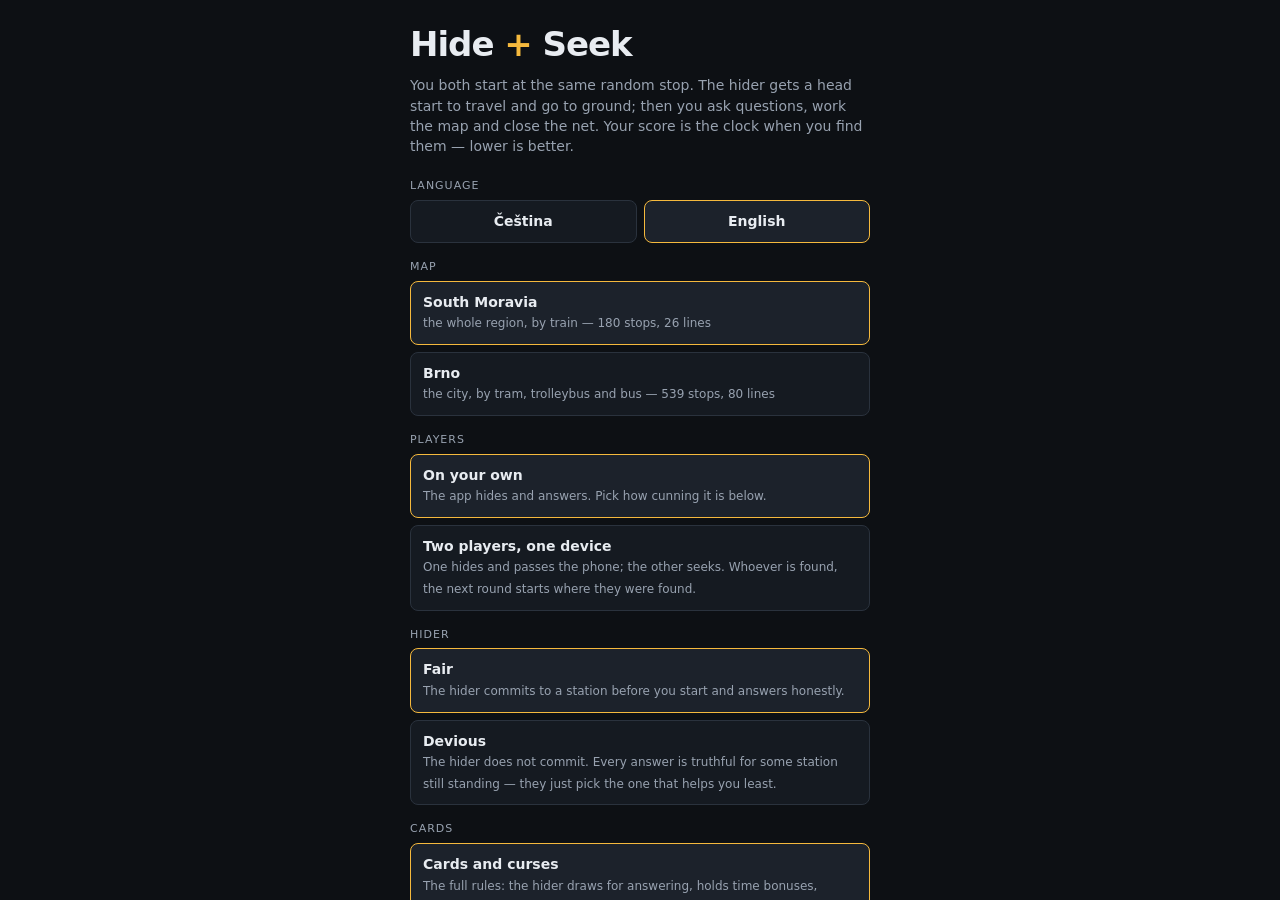
<file: index.html>
<!doctype html>
<html lang="cs">
<head>
<meta charset="utf-8">
<meta name="viewport" content="width=device-width, initial-scale=1, viewport-fit=cover">
<!-- Both the title and every string below are replaced from js/i18n.js
     on load; what is here is the Czech default, so the shell reads as the
     game does before any JavaScript has run. -->
<title>Hide + Seek — jižní Morava a Brno</title>
<meta name="theme-color" content="#0d1014">
<meta name="mobile-web-app-capable" content="yes">
<meta name="apple-mobile-web-app-status-bar-style" content="black-translucent">
<link rel="manifest" href="manifest.webmanifest">
<link rel="apple-touch-icon" href="icons/apple-touch-icon.png">
<!-- Leaflet is vendored rather than pulled from a CDN: the whole point is
     that this still works on a train with no signal. -->
<link rel="stylesheet" href="vendor/leaflet.css">
<link rel="stylesheet" href="css/style.css">
</head>
<body>

<div id="app" hidden>
  <main id="map"></main>

  <aside id="panel">
    <header id="head">
      <h1>Hide <span>+</span> Seek</h1>
      <div class="sub" id="mode"></div>
    </header>

    <div id="hud">
      <div class="stat"><b id="clock">0m</b><span data-i18n="hud.elapsed">uplynulo</span></div>
      <div class="stat"><b id="candcount">—</b><span data-i18n="hud.possible">možností</span></div>
      <!-- Hidden for the whole round when the deck is out of play. -->
      <div class="stat" id="handstat"><b id="handcount">0</b><span data-i18n="hud.cards">karet skrývače</span></div>
    </div>

    <div id="here"></div>
    <div id="effects"></div>

    <!-- Questions and answers take turns in the one panel: filled by
         ui.js, like every other nav here. -->
    <nav id="pane"></nav>

    <div id="askpane">
      <nav id="cats"></nav>
      <div id="questions"></div>
    </div>

    <div id="logwrap"><div id="log"></div></div>
  </aside>
</div>

<!-- The hider's bar during the hiding period, over a full-width map. -->
<div id="hidebar" hidden>
  <div class="hb-text">
    <b id="hbtitle"></b>
    <span id="hbtext"></span>
  </div>
  <div class="hb-actions">
    <button id="hbrandom" class="ghost" data-i18n="hb.random">Vyber za mě</button>
    <button id="hbgo" disabled data-i18n="hb.go">Schovat se tady</button>
  </div>
</div>

<!-- Passing the phone. Covers everything: whatever is on screen when the
     device changes hands has been given away. -->
<div id="handoff" hidden>
  <div class="handcard">
    <div class="eyebrow" id="hoeyebrow"></div>
    <h2 id="hotitle"></h2>
    <p id="hotext"></p>
    <button id="hobtn"></button>
  </div>
</div>

<div id="modal" hidden><div class="sheet" id="sheet"></div></div>

<div id="start">
  <div class="startcard">
    <h1>Hide <span>+</span> Seek</h1>

    <!-- A round that was left half-played. Above everything else, because if
         it is there it is almost certainly what you opened the app for. -->
    <div id="resume" hidden>
      <b data-i18n="resume.title">Rozehraná hra</b>
      <span id="resumewhat"></span>
      <div class="row">
        <button id="resumego" data-i18n="resume.go">Pokračovat</button>
        <button id="resumedrop" class="ghost" data-i18n="resume.discard">Zahodit</button>
      </div>
    </div>

    <p class="tag" data-i18n="start.tag"></p>

    <!-- First, because it decides what every field under it says. -->
    <label class="field">
      <span data-i18n="start.lang">Jazyk</span>
      <div class="choices row-choices" id="langchoices"></div>
    </label>

    <label class="field">
      <span data-i18n="start.map">Mapa</span>
      <div class="choices" id="mapchoices"></div>
    </label>

    <label class="field">
      <span data-i18n="start.players">Hráči</span>
      <div class="choices" id="modechoices"></div>
    </label>

    <label class="field" id="namefield" hidden>
      <span data-i18n="start.names">Kdo hraje</span>
      <div class="names">
        <input id="p1" type="text" maxlength="16" autocomplete="off" data-i18n-ph="start.p1">
        <input id="p2" type="text" maxlength="16" autocomplete="off" data-i18n-ph="start.p2">
      </div>
    </label>

    <label class="field" id="difffield">
      <span data-i18n="start.hider">Skrývač</span>
      <div class="choices" id="diffchoices"></div>
    </label>

    <label class="field">
      <span data-i18n="start.cards">Karty</span>
      <div class="choices" id="cardchoices"></div>
    </label>

    <label class="field">
      <span data-i18n-html="start.windowLabel">Doba skrývání <small>(náskok skrývače)</small></span>
      <div class="choices row-choices" id="hidechoices"></div>
    </label>

    <label class="field">
      <span data-i18n-html="start.seedLabel">Seed <small>(stejný seed, stejné kolo)</small></span>
      <input id="seed" type="text" inputmode="numeric">
    </label>

    <button id="play" disabled data-i18n="start.play">Spustit hru</button>

    <div id="offline">
      <div id="offstate" data-i18n="off.checking">Zjišťuji offline úložiště…</div>
      <div id="offbtns" hidden>
        <button id="offmap" disabled></button>
        <button id="offphotos" disabled></button>
        <button id="offclear" class="ghost" data-i18n="off.btnClear">Smazat</button>
      </div>
      <div id="offbar" hidden><i></i></div>
    </div>

    <p class="credit" id="credit"></p>
  </div>
</div>

<script src="vendor/leaflet.js"></script>
<script type="module" src="js/main.js"></script>
</body>
</html>
</file>
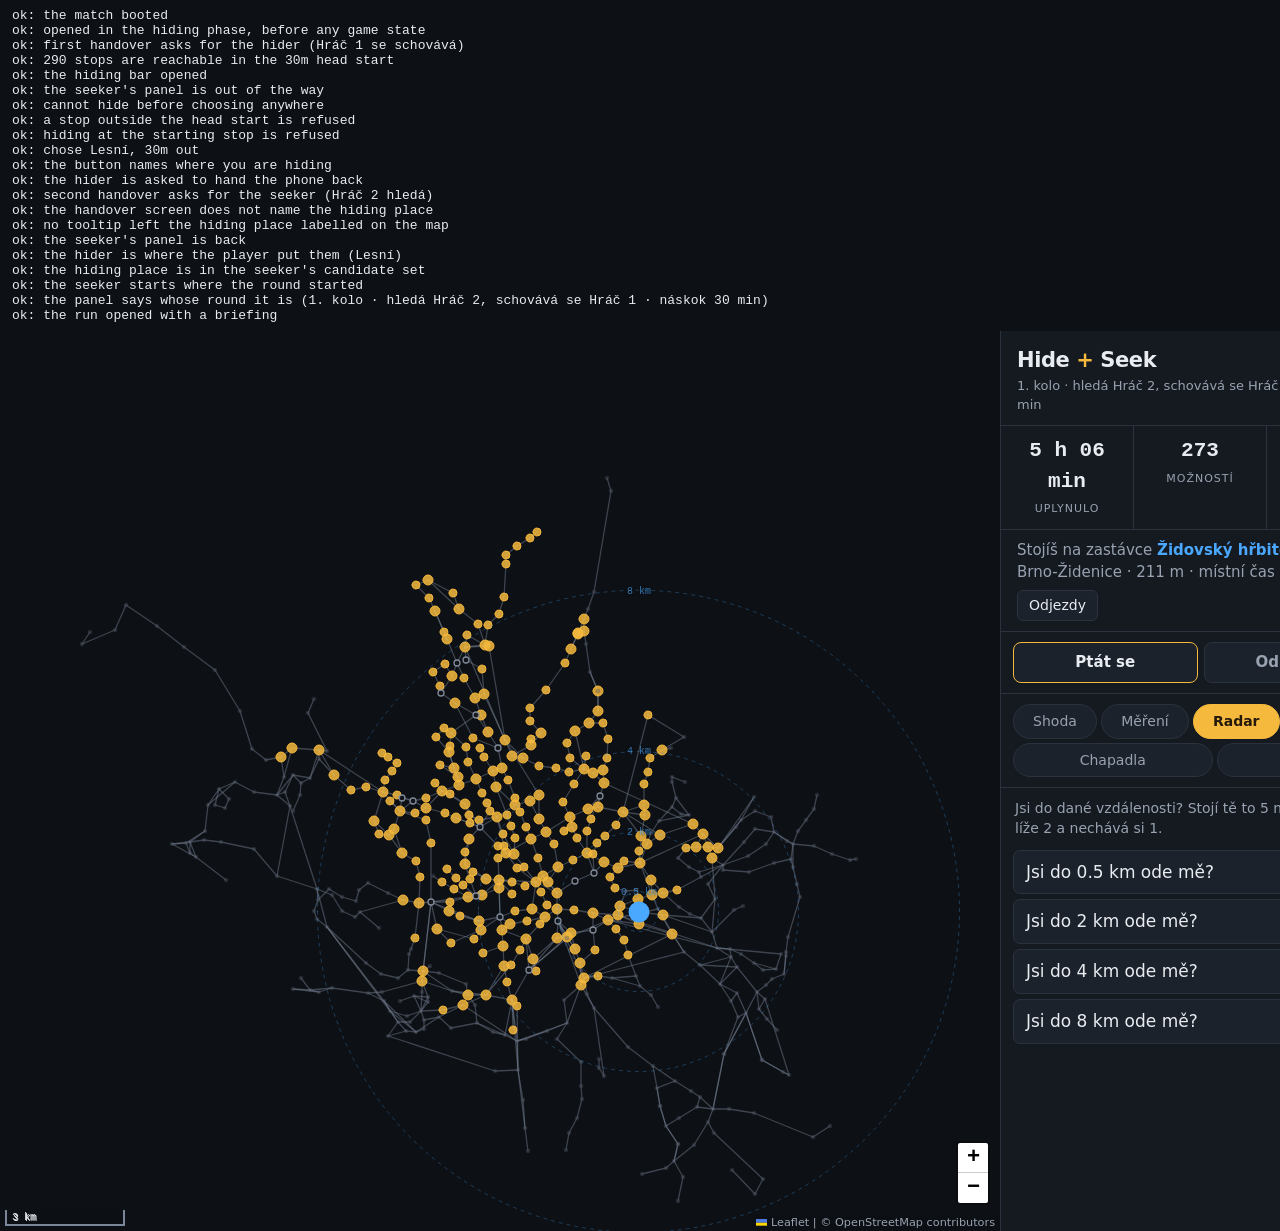
<file: tools/2ptest.html>
<!doctype html>
<html lang="en">
<head><meta charset="utf-8"><title>2ptest</title>
<style>body{margin:0;background:#0d1014;color:#e8ecf1;font:13px system-ui}
iframe{width:1400px;height:900px;border:0;display:block}
#out{padding:8px 12px;white-space:pre-wrap;font-family:monospace}</style>
</head>
<body>
<div id="out">driving…</div>
<iframe id="f"></iframe>
<script type="module">
// Drives a whole pass-and-play match through the real screens: the handover,
// the hiding phase, the run, the standings, and the handover into round two.
//
// The things worth asserting are the ones that make it a *match* rather than
// two unrelated runs: that the hider ends up where the person put them, that
// the seeker is told nothing they should not be, and that round two starts
// where round one ended.
//
// The screens are read through the dictionary, not through English literals:
// what the handover says depends on the language, and the assertion has to
// depend on it the same way or it only ever tests one of the two.
import { t, setLang } from "../js/i18n.js";

const params = new URLSearchParams(location.search);
const LANG = params.get("lang") || "cs";
setLang(LANG);
// No names are typed in, so both players are whatever the language calls them.
const P1 = t("start.p1"), P2 = t("start.p2");

const out = document.getElementById("out");
const lines = [];
const log = (s) => { lines.push(s); out.textContent = lines.join("\n"); console.log(s); };
let bad = 0;
const check = (cond, what) => { if (!cond) { bad++; log("FAIL: " + what); } else log("ok: " + what); };
const sleep = (ms) => new Promise((r) => setTimeout(r, ms));
const waitFor = async (fn, tries = 80) => {
  for (let i = 0; i < tries; i++) { if (fn()) return true; await sleep(100); }
  return false;
};

/** Curses that open a minigame block everything until they are cleared. */
async function clearChallenges(w, ui, state) {
  let guard = 0;
  const letters = "etaoinshrdlcumwfgypbvkjxqz";
  while (state.challenge && guard++ < 400) {
    const c = state.challenge;
    if (c.type === "hangman") w.__debug.challengeStep(state, letters[guard % 26]);
    else if (c.type === "tumble") w.__debug.challengeStep(state, null);
    else if (c.type === "labyrinth") {
      // Any legal step will do here; the point is only to get out.
      const { w: mw, cells } = c.maze;
      const dirs = [["N", 1], ["E", 2], ["S", 4], ["W", 8]].filter(([, bit]) => cells[c.at] & bit);
      w.__debug.challengeStep(state, dirs[guard % dirs.length][0]);
    } else break;
  }
  ui.refresh();
  await sleep(20);
}

/** Play a round out to the find, through the real travel handler so the
 *  match records the result the way a player's clicks would. */
async function playToTheEnd(w, d) {
  const { state, ui } = w.__debug;
  for (let i = 0; i < 400 && state.status === "playing"; i++) {
    if (state.challenge) { await clearChallenges(w, ui, state); continue; }
    const forced = state.effects.forcedReturn ?? state.effects.mustVisit;
    const goal = forced != null ? forced : (state.candidates[0] ?? state.world.stations[0]).id;
    if (goal === state.seekerId) break;
    ui.on.travel(state.world.byId.get(goal));
    await sleep(0);
  }
  return state;
}

const f = document.getElementById("f");
const MAP = params.get("map") || "brno";
f.src = `../index.html?map=${MAP}&seed=11&players=2&lang=${LANG}&go=1`;
f.addEventListener("load", async () => {
  const w = f.contentWindow, d = f.contentDocument;
  const $ = (id) => d.getElementById(id);

  await waitFor(() => w.__debug && !$("handoff").hidden);
  check(!!w.__debug, "the match booted");
  if (!w.__debug) return done();
  w.onerror = (m) => { bad++; log("FAIL: uncaught in game — " + m); };

  // ---- round one: the handover to the hider ----------------------------
  check(w.__debug.phase === "hiding", "opened in the hiding phase, before any game state");
  check($("hotitle").textContent === t("ho.hides", { name: P1 }),
        `first handover asks for the hider (${$("hotitle").textContent})`);
  const range = w.__debug.range, start = w.__debug.start;
  check(range.stops.length >= 25,
        `${range.stops.length} stops are reachable in the ${range.minutes}m head start`);
  $("hobtn").click();
  await sleep(120);

  // ---- the hiding phase -------------------------------------------------
  check(!$("hidebar").hidden, "the hiding bar opened");
  check($("app").classList.contains("hiding"), "the seeker's panel is out of the way");
  check($("hbgo").disabled, "cannot hide before choosing anywhere");

  // Somewhere out of reach must be refused rather than silently ignored.
  const far = state_far(w, range);
  if (far) {
    w.__debug.gmap.markers.get(far.id).fire("click");
    await sleep(40);
    check($("hbgo").disabled &&
          $("hbtitle").textContent === t("hb.tooFarTitle", { name: far.name }),
          "a stop outside the head start is refused");
  } else {
    log("ok: the whole map is inside the window, nothing to refuse");
  }

  // The start itself is not a hiding place.
  w.__debug.gmap.markers.get(start.id).fire("click");
  await sleep(40);
  check($("hbgo").disabled, "hiding at the starting stop is refused");

  // Now hide somewhere real: the stop deepest into the head start, which is
  // also the one a person is most likely to want.
  const pick = range.stops.slice().sort(
    (a, b) => range.reach.minutes[b.id] - range.reach.minutes[a.id])[0];
  w.__debug.gmap.markers.get(pick.id).fire("click");
  await sleep(40);
  check(!$("hbgo").disabled, `chose ${pick.name}, ${Math.round(range.reach.minutes[pick.id])}m out`);
  check($("hbgo").textContent.includes(pick.name), "the button names where you are hiding");
  $("hbgo").click();
  // Long enough for Leaflet's 200ms tooltip fade to finish removing the
  // element, or the leak check below reads one that is already on its way out.
  await sleep(400);

  // ---- the handover back ------------------------------------------------
  check(!$("handoff").hidden, "the hider is asked to hand the phone back");
  check($("hotitle").textContent === t("ho.seeks", { name: P2 }),
        `second handover asks for the seeker (${$("hotitle").textContent})`);
  check(!$("hotext").textContent.includes(pick.name),
        "the handover screen does not name the hiding place");
  // Leaflet opens a tooltip on click, and on a touch screen nothing closes it
  // again -- so the stop the hider tapped would still be labelled on the map
  // the seeker is handed.
  check([...d.querySelectorAll(".leaflet-tooltip")].every((el) => !el.textContent.includes(pick.name)),
        "no tooltip left the hiding place labelled on the map");
  check($("app").classList.contains("hiding") === false, "the seeker's panel is back");
  $("hobtn").click();
  await waitFor(() => w.__debug.phase === "seeking");

  // ---- round one, played ------------------------------------------------
  const state = w.__debug.state;
  check(state.hider.committed.id === pick.id,
        `the hider is where the player put them (${state.hider.committed.name})`);
  check(state.candidates.some((c) => c.id === pick.id),
        "the hiding place is in the seeker's candidate set");
  check(state.seekerId === start.id, "the seeker starts where the round started");
  check($("mode").textContent.includes(P1) && $("mode").textContent.includes(P2),
        `the panel says whose round it is (${$("mode").textContent})`);
  check(d.querySelectorAll("#log .entry").length > 0, "the run opened with a briefing");

  await playToTheEnd(w, d);
  check(state.status === "found", `round one ended at ${state.hider.committed.name}`);
  await sleep(200);
  const sheet = $("sheet").textContent;
  check(!$("modal").hidden, "the result sheet opened");
  check(sheet.includes(t("res.matchTitle",
          { seeker: P2, hider: P1, name: state.hider.committed.name })),
        "the sheet says who found whom");
  check(d.querySelectorAll("#sheet .standings .srow").length === 2, "standings list both players");
  const nextBtn = [...d.querySelectorAll("#sheet .btn")]
    .find((b) => b.textContent === t("res.next", { name: P2, n: 2 }));
  check(!!nextBtn, "the sheet offers the next round");

  // ---- round two --------------------------------------------------------
  const foundAt = state.hider.committed;
  const round1Score = w.__debug.match.results[0];
  check(round1Score && round1Score.hider === P1 && round1Score.total > 0,
        `round one scored ${Math.round(round1Score?.total ?? 0)}m for the hider`);
  nextBtn.click();
  await waitFor(() => w.__debug.phase === "hiding" && !$("handoff").hidden);
  check(w.__debug.match.round === 2, "the match moved to round two");
  check(w.__debug.start.id === foundAt.id,
        `round two starts where round one ended (${w.__debug.start.name})`);
  check($("hotitle").textContent === t("ho.hides", { name: P2 }), "the roles swapped");
  check($("modal").hidden, "the result sheet closed behind the handover");

  // And it is playable: hide, hand back, and check the log is round two's.
  $("hobtn").click();
  await sleep(120);
  const pick2 = w.__debug.range.stops[0];
  w.__debug.gmap.markers.get(pick2.id).fire("click");
  await sleep(40);
  $("hbgo").click();
  await sleep(150);
  $("hobtn").click();
  await waitFor(() => w.__debug.phase === "seeking" && w.__debug.state.hiding.startId === foundAt.id);
  const s2 = w.__debug.state;
  check(s2.seekerId === foundAt.id, "round two's seeker starts at the old hiding place");
  check(s2.hider.committed.id === pick2.id, "round two's hider is where player 2 put them");
  check(s2.clock === 0, "round two starts on a fresh clock");
  check(d.querySelectorAll("#log .entry").length < 4, "the panel log was cleared for the new round");
  done();
});

/** A stop the hider could not reach in time, if this map has one. */
function state_far(w, range) {
  const inside = new Set(range.stops.map((s) => s.id));
  return w.__debug.gmap.world.stations.find(
    (s) => !inside.has(s.id) && s.id !== w.__debug.start.id);
}

function done() {
  log(bad ? `\n${bad} FAILURE(S)` : "\ntwo-player match all good");
  document.title = bad ? `FAIL:${bad}` : "PASS";
}
</script>
</body>
</html>
</file>
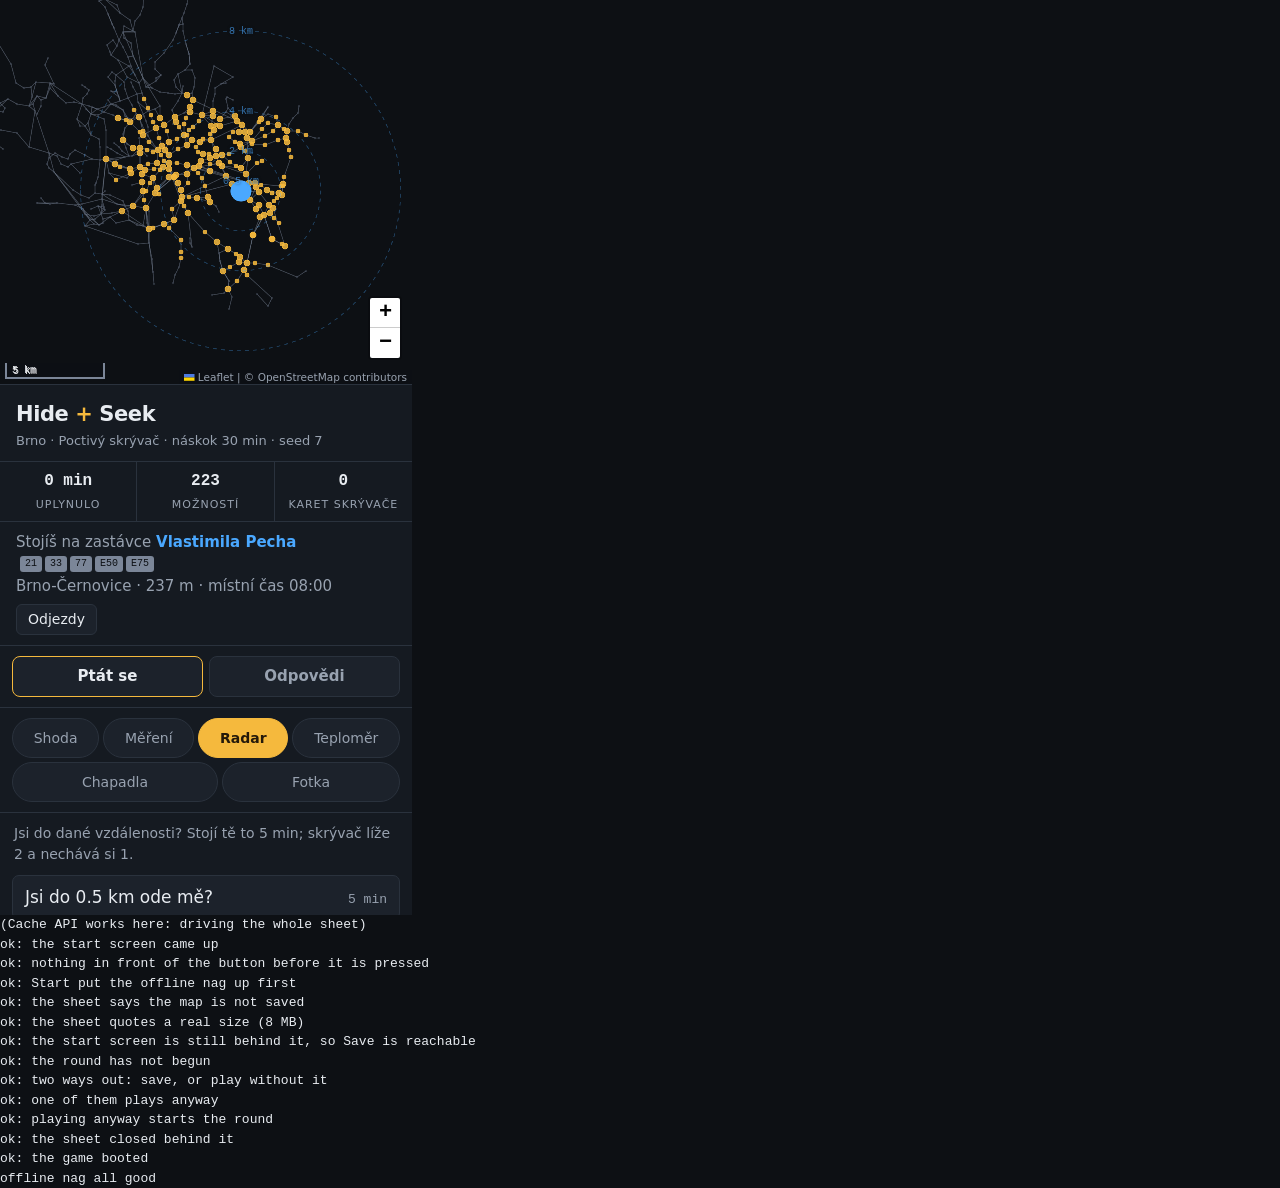
<file: tools/nagtest.html>
<!doctype html>
<meta charset="utf-8"><title>RUNNING</title>
<style>body{background:#0d1014;color:#e8ecf1;font:13px/1.5 ui-monospace,monospace;margin:0}
iframe{width:412px;height:915px;border:0;display:block}</style>
<iframe id="f"></iframe>
<div id="out"></div>
<script type="module">
// The offline nag: the sheet that goes in front of the Start button when the
// map has never been saved for offline play.
//
// This test is in two halves because CacheStorage is not always there to be
// tested against. The confined Chromium snap this repo is developed on has no
// working Cache API at all -- caches.open() never settles, which is the exact
// case js/offline.js wraps in withTimeout -- so on that machine the only
// thing worth asserting is the fallback: unreadable storage must let the
// round start, not hang and not nag on a guess. Where the Cache API does
// work, the whole sheet is driven.
//
// Do not "fix" the skip by faking a status. The decision this checks is
// whether main.js reads real storage correctly; a stub would assert only that
// the stub was read.

import { t, setLang } from "../js/i18n.js";
setLang("cs");

const out = document.getElementById("out");
let bad = 0;
const log = (m) => out.insertAdjacentHTML("beforeend", m + "<br>");
const check = (c, m) => { if (!c) bad++; log((c ? "ok: " : "FAIL: ") + m); };
const wait = (ms) => new Promise((r) => setTimeout(r, ms));
const until = async (fn, ms = 12000) => {
  const started = Date.now();
  while (Date.now() - started < ms) { if (fn()) return true; await wait(60); }
  return false;
};

/** Does this browser actually have a Cache API that answers? */
async function storageWorks() {
  if (!("caches" in window)) return false;
  try {
    await Promise.race([
      caches.open("hs-nagtest-probe"),
      new Promise((_, rej) => setTimeout(() => rej(new Error("stalled")), 4000)),
    ]);
    await caches.delete("hs-nagtest-probe");
    return true;
  } catch (err) {
    return false;
  }
}

const MAP = new URLSearchParams(location.search).get("map") || "brno";
const MAPNAME = t(`map.${MAP}.name`);
const f = document.getElementById("f");
// No go=1: the nag hangs off the Start button, and pressing it is the point.
f.src = `../index.html?map=${MAP}&seed=7&lang=cs`;

f.addEventListener("load", async () => {
  const w = f.contentWindow, d = f.contentDocument;
  const $ = (id) => d.getElementById(id);
  const live = await storageWorks();
  log(live ? "(Cache API works here: driving the whole sheet)"
           : "(no working Cache API here: checking the fallback only)");

  check(await until(() => $("play") && !$("play").disabled), "the start screen came up");
  check($("modal").hidden, "nothing in front of the button before it is pressed");

  $("play").click();

  if (!live) {
    // Storage unreadable. The nag must stay out of the way entirely: no sheet,
    // no stall, straight into the round exactly as before it existed.
    check(await until(() => !$("app").hidden), "storage unreadable: Start still starts the round");
    check($("modal").hidden, "storage unreadable: no sheet was guessed at");
    check(await until(() => !!w.__debug), "the game booted");
  } else {
    check(await until(() => !$("modal").hidden), "Start put the offline nag up first");
    const sheet = $("sheet");
    check(sheet.querySelector("h2")?.textContent === t("nag.title", { name: MAPNAME }),
          "the sheet says the map is not saved");
    const mb = sheet.textContent.match(/(\d+)\s*MB/);
    check(!!mb && Number(mb[1]) > 0, `the sheet quotes a real size (${mb ? mb[1] + " MB" : "none"})`);
    check(!!$("start"), "the start screen is still behind it, so Save is reachable");
    check($("app").hidden, "the round has not begun");

    const buttons = [...sheet.querySelectorAll("button")];
    check(buttons.length === 2, "two ways out: save, or play without it");
    const anyway = buttons.find((b) => b.textContent === t("nag.anyway"));
    check(!!anyway, "one of them plays anyway");
    anyway?.click();
    check(await until(() => !$("app").hidden), "playing anyway starts the round");
    check($("modal").hidden, "the sheet closed behind it");
    check(await until(() => !!w.__debug), "the game booted");
  }

  document.title = bad ? "FAIL" : "PASS";
  log(bad ? `\n${bad} FAILURE(S)` : "\noffline nag all good");
});
</script>
</file>
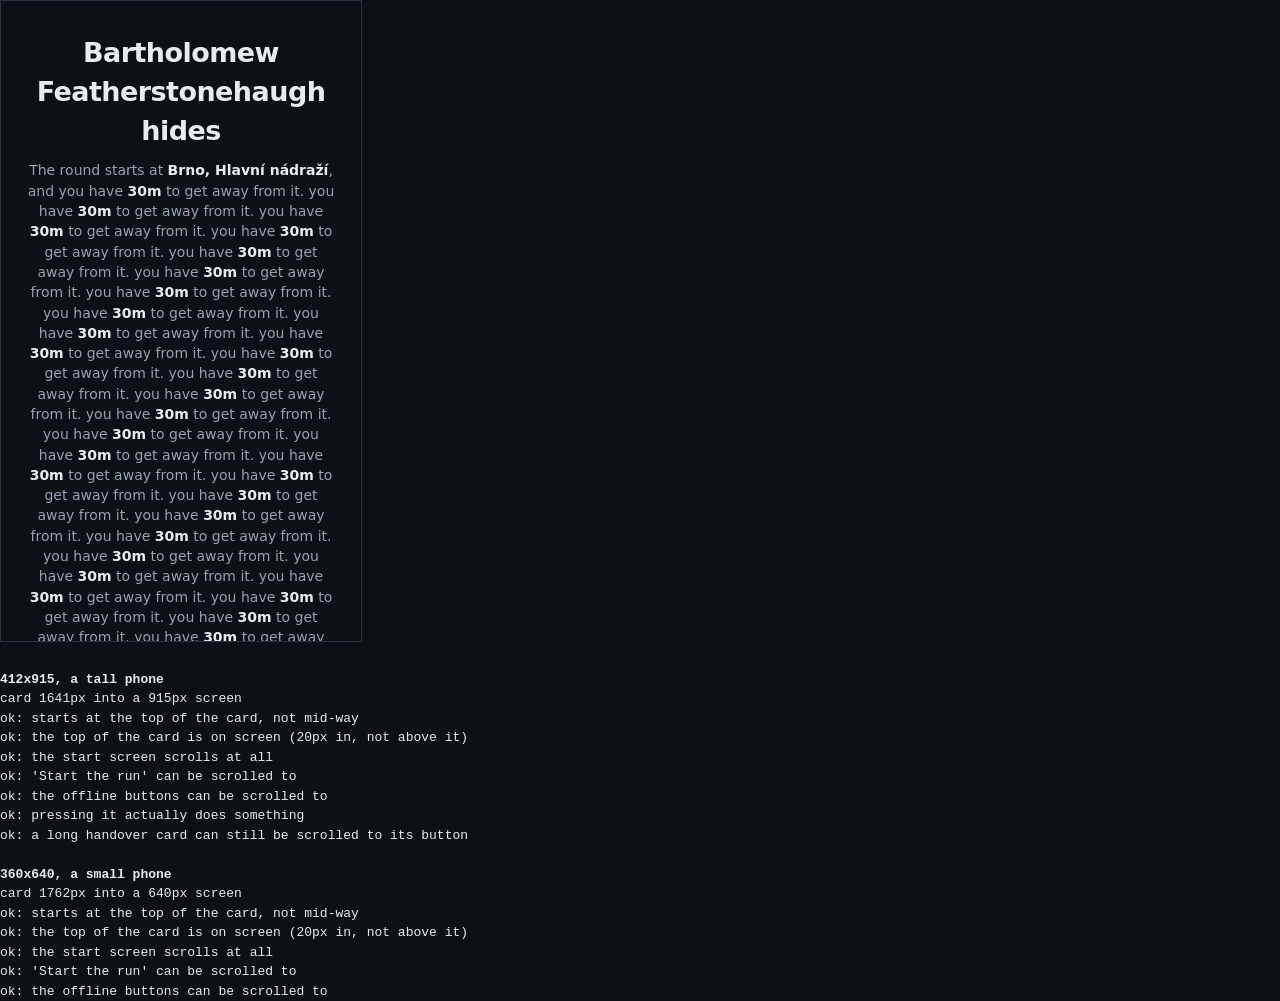
<file: tools/phonetest.html>
<!doctype html>
<meta charset="utf-8"><title>RUNNING</title>
<style>body{background:#0d1014;color:#e8ecf1;font:13px/1.5 ui-monospace,monospace;margin:0}
iframe{border:1px solid #2a323d;display:block;margin:0 0 8px}</style>
<iframe id="f"></iframe>
<div id="out"></div>
<script type="module">
// The overlays that cover the whole screen, checked at phone sizes.
//
// This exists because of a real bug: #start is position:fixed and was centred
// with place-items:center and no overflow-y, so on a phone the card -- about
// 1100px with both maps described and the offline block at the foot -- simply
// ran off the bottom of a 900px screen and "Start the run" could not be
// reached or scrolled to. The game was uninstallable-in-practice on the device
// it was built for, and every existing test passed throughout, because they
// all drive a 1400x1200 window where the card fits.
//
// So the assertion is not "is overflow-y set" -- that is a spelling test. It
// is: put the button somewhere off-screen, and check a person could get to it.

const out = document.getElementById("out");
let bad = 0;
const log = (m) => out.insertAdjacentHTML("beforeend", m + "<br>");
const check = (c, m) => { if (!c) bad++; log((c ? "ok: " : "FAIL: ") + m); };
const wait = (ms) => new Promise((r) => setTimeout(r, ms));
const until = async (fn, ms = 12000) => {
  const t = Date.now();
  while (Date.now() - t < ms) { if (fn()) return true; await wait(60); }
  return false;
};

// A tall modern phone and a small cheap one, both in portrait. The second is
// the one that hurts: at 640 tall almost nothing fits.
const SIZES = [[412, 915, "412x915, a tall phone"], [360, 640, "360x640, a small phone"]];
const f = document.getElementById("f");

/** Is `el` inside the visible box, and did we have to scroll to get there? */
function reachable(el, h) {
  const r = el.getBoundingClientRect();
  return r.top >= 0 && r.bottom <= h && r.height > 0;
}

for (const [w, h, label] of SIZES) {
  log(`<br><b>${label}</b>`);
  f.style.width = w + "px";
  f.style.height = h + "px";
  // Fresh document per size: the layout is being measured, so it must be laid
  // out at that size from the start rather than reflowed into it.
  await new Promise((done) => {
    f.onload = done;
    f.src = `../index.html?map=brno&seed=7&t=${w}x${h}`;
  });
  const d = f.contentDocument;
  const $ = (id) => d.getElementById(id);
  await until(() => $("play") && !$("play").disabled);

  // ---- the start screen -------------------------------------------------
  const start = $("start"), play = $("play");
  const overflows = start.scrollHeight > start.clientHeight + 1;
  log(`   card ${start.scrollHeight}px into a ${start.clientHeight}px screen`);

  if (overflows) {
    check(start.scrollTop === 0, "starts at the top of the card, not mid-way");
    // The top must stay reachable. This is exactly what place-items:center
    // broke: it centres the overflow, putting the title above the top edge
    // with no way to scroll back up to it. Measure the card itself -- an
    // element further down stays non-negative and proves nothing.
    const cardTop = d.querySelector(".startcard").getBoundingClientRect().top;
    check(cardTop >= -1, `the top of the card is on screen (${Math.round(cardTop)}px in, not above it)`);
    start.scrollTop = start.scrollHeight;
    await wait(120);
    check(start.scrollTop > 0, "the start screen scrolls at all");
    check(reachable(play, h), "'Start the run' can be scrolled to");
    check(reachable($("offbtns"), h) || $("offbtns").hidden,
          "the offline buttons can be scrolled to");
  } else {
    check(reachable(play, h), "the card fits, and 'Start the run' is on screen");
  }

  // It must still be usable, not merely present.
  play.click();
  check(await until(() => !$("app").hidden || !$("modal").hidden),
        "pressing it actually does something");

  // ---- the handover, the other full-screen overlay -----------------------
  // Driven directly rather than through a match: it is a static card, and what
  // is being measured is whether a tall one traps its own button.
  const ho = $("handoff");
  ho.hidden = false;
  $("hotitle").textContent = "Bartholomew Featherstonehaugh hides";
  // Long enough to overflow even the tall phone, so the scrolling branch is
  // the one under test rather than a card that happens to fit.
  $("hotext").innerHTML = "The round starts at <b>Brno, Hlavní nádraží</b>, and "
    + "you have <b>30m</b> to get away from it. ".repeat(60);
  $("hobtn").textContent = "I'm Bartholomew Featherstonehaugh — show me the map";
  await wait(150);
  const btn = $("hobtn");
  if (ho.scrollHeight > ho.clientHeight + 1) {
    ho.scrollTop = ho.scrollHeight;
    await wait(120);
    check(reachable(btn, h), "a long handover card can still be scrolled to its button");
  } else {
    check(reachable(btn, h), "the handover card fits and its button is on screen");
  }
  ho.hidden = true;
}

document.title = bad ? "FAIL" : "PASS";
log(bad ? `<br>${bad} FAILURE(S)` : "<br>phone layout all good");
</script>
</file>
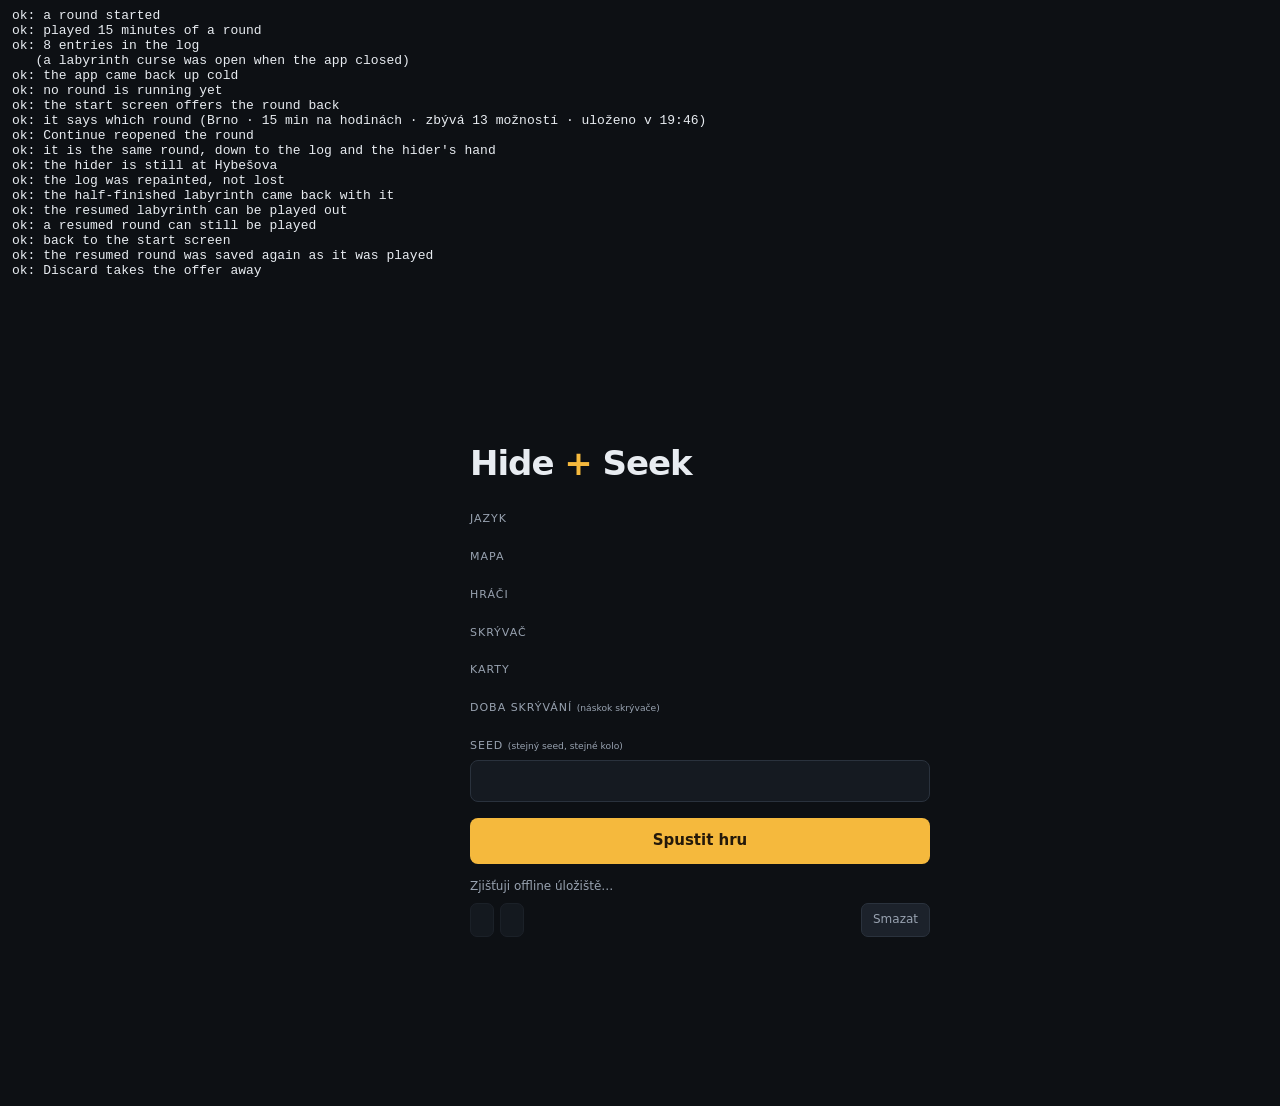
<file: tools/resumetest.html>
<!doctype html>
<html lang="en">
<head><meta charset="utf-8"><title>resumetest</title>
<style>body{margin:0;background:#0d1014;color:#e8ecf1;font:13px system-ui}
iframe{width:1400px;height:820px;border:0;display:block}
#out{padding:8px 12px;white-space:pre-wrap;font-family:monospace}</style>
</head>
<body>
<div id="out">driving…</div>
<iframe id="f"></iframe>
<script type="module">
// Closing the app and coming back.
//
// This is the failure it exists for, played out exactly: a round is part
// played, the page goes away, and the app is opened again from cold. Driven
// through the real start screen rather than by calling restore() directly,
// because the engine round trip is already covered by tools/selftest.html and
// what is untested here is everything around it -- that the snapshot is
// actually written after an action, that the start screen notices it, that
// Continue rebuilds a playable round, and that Discard really discards.
//
// A reload of the iframe is the honest version of "closed the app": it is a
// new document, a new module graph and a new game, sharing only what local
// storage kept.
import { t, setLang } from "../js/i18n.js";

const params = new URLSearchParams(location.search);
const LANG = params.get("lang") || "cs";
const MAP = params.get("map") || "brno";
setLang(LANG);

const out = document.getElementById("out");
const lines = [];
const log = (s) => { lines.push(s); out.textContent = lines.join("\n"); console.log(s); };
let bad = 0;
const check = (cond, what) => { if (!cond) { bad++; log("FAIL: " + what); } else log("ok: " + what); };
const sleep = (ms) => new Promise((r) => setTimeout(r, ms));
const until = async (fn, tries = 120) => {
  for (let i = 0; i < tries; i++) { if (fn()) return true; await sleep(100); }
  return false;
};

const f = document.getElementById("f");
const open = (url) => new Promise((done) => { f.onload = () => done(); f.src = url; });

/** What a player would notice about the round in front of them. */
function digest(w) {
  const s = w.__debug.state;
  return JSON.stringify({
    clock: Math.round(s.clock * 1e6),
    seekerId: s.seekerId,
    status: s.status,
    candidates: s.candidates.map((c) => c.id),
    checked: [...s.checked].sort((a, b) => a - b),
    asked: [...s.asked].sort(),
    hider: s.hider.committed?.id ?? null,
    hand: s.hider.hand.map((c) => c.uid).sort((a, b) => a - b),
    effects: s.effects,
    // A curse minigame is the most stateful thing that can be half finished
    // when the app goes away, so it is part of what has to come back.
    challenge: s.challenge && { ...s.challenge, guessed: [...(s.challenge.guessed ?? [])] },
    log: s.log.map((e) => `${Math.round(e.clock)}|${e.who}|${e.text}`),
  });
}

/** Shortest-path step out of a maze. A random walk in a 7x7 maze does not
 *  reliably escape inside any sane step budget, which reads as a bug in
 *  whatever the test was actually checking. */
function mazeStep(maze, at) {
  const { w, h, cells } = maze, goal = w * h - 1;
  const DIRS = [{ k: "N", bit: 1, d: -w }, { k: "E", bit: 2, d: 1 },
                { k: "S", bit: 4, d: w }, { k: "W", bit: 8, d: -1 }];
  const prev = new Map([[at, null]]), queue = [at];
  while (queue.length) {
    const cur = queue.shift();
    if (cur === goal) break;
    for (const dir of DIRS) {
      if (!(cells[cur] & dir.bit)) continue;
      const nxt = cur + dir.d;
      if (nxt < 0 || nxt >= w * h || prev.has(nxt)) continue;
      prev.set(nxt, { from: cur, k: dir.k }); queue.push(nxt);
    }
  }
  let node = goal;
  while (prev.get(node) && prev.get(node).from !== at) node = prev.get(node).from;
  return prev.get(node) ? prev.get(node).k : "N";
}

/** Step out of whatever curse minigame is in the way. */
function clearChallenge(w) {
  const s = w.__debug.state;
  let guard = 0;
  while (s.challenge && guard++ < 400) {
    const c = s.challenge;
    if (c.type === "hangman") w.__debug.challengeStep(s, "etaoinshrdlcumwfgypbvkjxqz"[guard % 26]);
    else if (c.type === "tumble") w.__debug.challengeStep(s, null);
    else if (c.type === "labyrinth") w.__debug.challengeStep(s, mazeStep(c.maze, c.at));
    else break;
  }
  w.__debug.ui.refresh();
  return !s.challenge;
}

async function run() {
  // ---- play a bit of a round --------------------------------------------
  await open(`../index.html?map=${MAP}&seed=7&hider=fair&lang=${LANG}&go=1`);
  let w = f.contentWindow, d = f.contentDocument;
  check(await until(() => w.__debug?.phase === "seeking"), "a round started");
  if (!w.__debug) return done();

  const { state, ui } = w.__debug;
  for (const cat of ["radar", "tentacles"]) {
    if (state.challenge) break;                       // a curse; the clock is enough
    const tab = [...d.querySelectorAll("#cats button")].find((b) => b.dataset.cat === cat);
    tab.click(); await sleep(30);
    const q = [...d.querySelectorAll("#questions .q")].find((b) => !b.disabled);
    if (q) { q.click(); await sleep(60); }
  }
  if (!state.challenge && state.status === "playing") {
    const target = state.candidates.find((c) => c.id !== state.seekerId);
    if (target) { ui.on.travel(target); await sleep(80); }
  }
  check(state.clock > 0, `played ${Math.round(state.clock)} minutes of a round`);
  check(state.log.length > 1, `${state.log.length} entries in the log`);
  const before = digest(w);
  const wasFound = state.hider.committed?.name;
  const hadChallenge = state.challenge?.type ?? null;
  log(hadChallenge ? `   (a ${hadChallenge} curse was open when the app closed)`
                   : "   (no curse open when the app closed)");

  // ---- close the app ----------------------------------------------------
  await open(`../index.html?map=${MAP}&lang=${LANG}`);
  w = f.contentWindow; d = f.contentDocument;
  const $ = (id) => d.getElementById(id);
  check(await until(() => $("play") && !$("play").disabled), "the app came back up cold");
  check(!w.__debug, "no round is running yet");
  check(!$("resume").hidden, "the start screen offers the round back");
  check($("resumewhat").textContent.includes(t(`map.${MAP}.name`)),
        `it says which round (${$("resumewhat").textContent})`);

  // ---- pick it back up ---------------------------------------------------
  $("resumego").click();
  check(await until(() => w.__debug?.phase === "seeking"), "Continue reopened the round");
  if (!w.__debug) return done();
  check(digest(w) === before, "it is the same round, down to the log and the hider's hand");
  check(w.__debug.state.hider.committed?.name === wasFound,
        `the hider is still at ${wasFound}`);
  check(d.querySelectorAll("#log .entry").length > 1, "the log was repainted, not lost");
  check((w.__debug.state.challenge?.type ?? null) === hadChallenge,
        hadChallenge ? `the half-finished ${hadChallenge} came back with it`
                     : "no curse appeared out of nowhere");

  // And it is a round, not a picture of one. A curse minigame legitimately
  // blocks travel, so clear whatever came back with the round first.
  if (w.__debug.state.challenge) {
    check(clearChallenge(w), `the resumed ${hadChallenge} can be played out`);
    await sleep(60);
  }
  const clock = w.__debug.state.clock;
  const goal = w.__debug.state.candidates.find((c) => c.id !== w.__debug.state.seekerId);
  if (goal) {
    const res = w.__debug.travel(w.__debug.state, goal.id);
    w.__debug.ui.refresh();
    await sleep(60);
    check(w.__debug.state.clock > clock,
          `a resumed round can still be played${res.ok ? "" : ` (refused: ${res.reason})`}`);
  }

  // ---- and Discard really discards ---------------------------------------
  await open(`../index.html?map=${MAP}&lang=${LANG}`);
  w = f.contentWindow; d = f.contentDocument;
  const $$ = (id) => d.getElementById(id);
  check(await until(() => $$("play") && !$$("play").disabled), "back to the start screen");
  check(!$$("resume").hidden, "the resumed round was saved again as it was played");
  $$("resumedrop").click();
  check($$("resume").hidden, "Discard takes the offer away");

  await open(`../index.html?map=${MAP}&lang=${LANG}`);
  w = f.contentWindow; d = f.contentDocument;
  const $3 = (id) => d.getElementById(id);
  check(await until(() => $3("play") && !$3("play").disabled), "and once more from cold");
  check($3("resume").hidden, "the discarded round is gone for good");
  // Start may put the offline nag up first -- that path is tools/nagtest.html's
  // business; here it only has to be true that pressing it does something.
  $3("play").click();
  check(await until(() => !$3("app").hidden || !$3("modal").hidden),
        "a new game still starts");
  done();
}

/**
 * The same thing for a pass-and-play match, where there is more to lose: two
 * people, several rounds of standings, and a hiding phase that happens before
 * there is any game state at all.
 */
async function runMatch() {
  const P1 = t("start.p1"), P2 = t("start.p2");

  // ---- closed while the hider is still choosing --------------------------
  await open(`../index.html?map=${MAP}&seed=11&players=2&lang=${LANG}&go=1`);
  let w = f.contentWindow, d = f.contentDocument;
  check(await until(() => w.__debug?.phase === "hiding"), "a match opened into the hiding phase");
  if (!w.__debug) return done();

  await open(`../index.html?map=${MAP}&lang=${LANG}`);
  w = f.contentWindow; d = f.contentDocument;
  await until(() => d.getElementById("play") && !d.getElementById("play").disabled);
  check(!d.getElementById("resume").hidden, "a round closed mid-hiding is still offered back");
  check(d.getElementById("resumewhat").textContent.includes(P1),
        `it names whoever was hiding (${d.getElementById("resumewhat").textContent})`);
  d.getElementById("resumego").click();
  check(await until(() => w.__debug?.phase === "hiding"),
        "Continue puts the hider back in front of the map");
  check(w.__debug.match?.round === 1, "in the round they were in");

  // ---- hide, hand over, and play a little --------------------------------
  d.getElementById("hobtn").click();
  await sleep(150);
  const range = w.__debug.range;
  const pick = range.stops[Math.floor(range.stops.length / 2)];
  w.__debug.gmap.markers.get(pick.id).fire("click");
  await sleep(60);
  d.getElementById("hbgo").click();
  await sleep(300);
  d.getElementById("hobtn").click();
  check(await until(() => w.__debug?.phase === "seeking"), "the seeker took over");
  if (w.__debug.phase !== "seeking") return done();

  const state = w.__debug.state;
  if (!state.challenge) {
    const tab = [...d.querySelectorAll("#cats button")].find((b) => b.dataset.cat === "radar");
    tab.click(); await sleep(30);
    const q = [...d.querySelectorAll("#questions .q")].find((b) => !b.disabled);
    if (q) { q.click(); await sleep(60); }
  }
  const before = digest(w);
  check(state.clock > 0, `played ${Math.round(state.clock)} minutes of round 1`);

  // ---- closed mid-round --------------------------------------------------
  await open(`../index.html?map=${MAP}&lang=${LANG}`);
  w = f.contentWindow; d = f.contentDocument;
  await until(() => d.getElementById("play") && !d.getElementById("play").disabled);
  const what = d.getElementById("resumewhat").textContent;
  check(what.includes(P1) && what.includes(P2), `the offer names both players (${what})`);
  d.getElementById("resumego").click();
  check(await until(() => w.__debug?.phase === "seeking"), "the match round came back");
  check(digest(w) === before, "identical, and the hiding place with it");
  check(w.__debug.match.names.join() === [P1, P2].join() && w.__debug.match.round === 1,
        "the match itself came back, players and round");
  check(d.getElementById("mode").textContent.includes(P1), "the panel still says whose round it is");

  // ---- play it out, then close on the standings --------------------------
  const s2 = w.__debug.state;
  for (let i = 0; i < 400 && s2.status === "playing"; i++) {
    if (s2.challenge) { clearChallenge(w); continue; }
    const forced = s2.effects.forcedReturn ?? s2.effects.mustVisit;
    const goal = forced != null ? forced : (s2.candidates[0] ?? s2.world.stations[0]).id;
    if (goal === s2.seekerId) break;
    w.__debug.ui.on.travel(s2.world.byId.get(goal));
    await sleep(0);
  }
  check(s2.status === "found", `round 1 finished at ${s2.hider.committed?.name}`);
  await sleep(200);
  check(w.__debug.match.results.length === 1, "the round was recorded in the match");
  const scored = Math.round(w.__debug.match.results[0].total);

  await open(`../index.html?map=${MAP}&lang=${LANG}`);
  w = f.contentWindow; d = f.contentDocument;
  await until(() => d.getElementById("play") && !d.getElementById("play").disabled);
  check(!d.getElementById("resume").hidden, "a finished round is still offered, so the score is not lost");
  d.getElementById("resumego").click();
  check(await until(() => w.__debug?.phase === "seeking"), "and it reopens");
  check(await until(() => !d.getElementById("modal").hidden), "on the standings");
  check(w.__debug.match.results.length === 1 &&
        Math.round(w.__debug.match.results[0].total) === scored,
        `with round 1 still scored at ${scored} minutes`);
  check(d.querySelectorAll("#sheet .standings .srow").length === 2, "and both players listed");
  done();
}

function done() {
  log(bad ? `\n${bad} FAILURE(S)` : "\nsave and resume all good");
  document.title = bad ? `FAIL:${bad}` : "PASS";
}

if (params.get("players") === "2") runMatch(); else run();
</script>
</body>
</html>
</file>
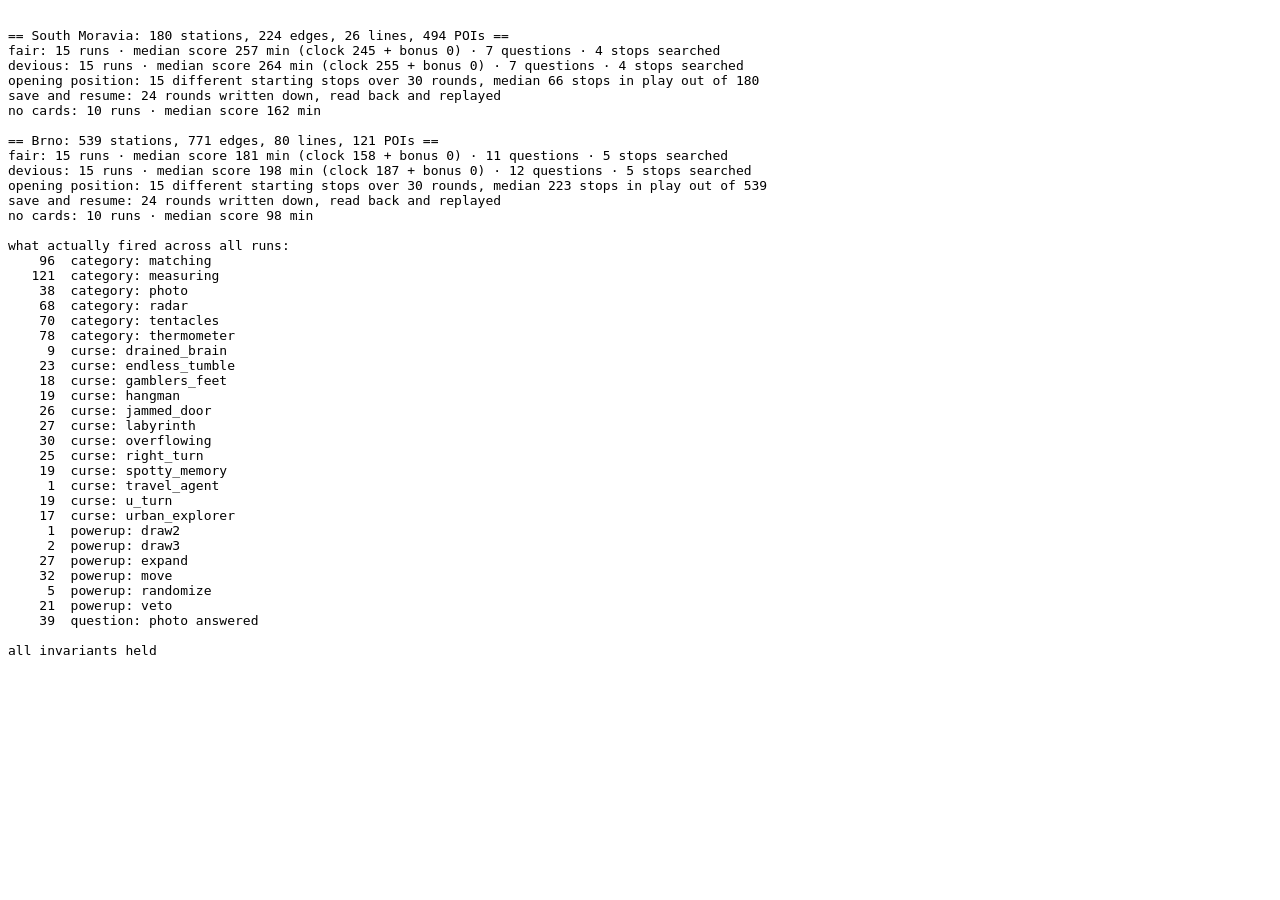
<file: tools/selftest.html>
<!doctype html>
<html lang="en">
<head><meta charset="utf-8"><title>selftest</title></head>
<body>
<pre id="out">running…</pre>
<script type="module">
// Headless engine test. Plays automated runs against both hider personalities
// and asserts the invariants that matter:
//
//   1. the hider is never eliminated from the candidate set by their own answer
//   2. the candidate set never empties
//   3. a seeker that keeps asking and searching always finishes
//   4. a journey's wait and time on board add up to what it charges
//   5. with the deck out of play, no card ever fires and the score is the clock
//   6. a saved round comes back identical, and carries on identically
//   7. nothing throws
//
// Run via tools/test.sh.

import { loadWorld } from "../js/data.js";
import { newGame, ask, travel, challengeStep, askBlocker, travelBlocker, finalScore, seeker, journey } from "../js/game.js";
import { RULES } from "../js/rules.js";
import { mulberry32 } from "../js/deck.js";
import { snapshot, restore } from "../js/save.js";
import { haversine } from "../js/geo.js";
import { MAPS } from "../js/data.js";

const lines = [];
const log = (s) => { lines.push(s); document.getElementById("out").textContent = lines.join("\n"); console.log(s); };
let failures = 0;
const fail = (s) => { failures++; log("FAIL: " + s); };

let world = null;   // set per map by the driver at the bottom

/** One step along the shortest path out of the maze, so the bot does not
 *  wander for the whole budget the way a random walk would. */
function mazeStep(maze, at) {
  const { w, h, cells } = maze;
  const goal = w * h - 1;
  const DIRS = [{ k: "N", bit: 1, d: -w }, { k: "E", bit: 2, d: 1 }, { k: "S", bit: 4, d: w }, { k: "W", bit: 8, d: -1 }];
  const prev = new Map([[at, null]]);
  const queue = [at];
  while (queue.length) {
    const cur = queue.shift();
    if (cur === goal) break;
    for (const dir of DIRS) {
      if (!(cells[cur] & dir.bit)) continue;
      const nxt = cur + dir.d;
      if (nxt < 0 || nxt >= w * h || prev.has(nxt)) continue;
      prev.set(nxt, { from: cur, k: dir.k });
      queue.push(nxt);
    }
  }
  let node = goal;
  while (prev.get(node) && prev.get(node).from !== at) node = prev.get(node).from;
  return prev.get(node) ? prev.get(node).k : "N";
}

/** Play one full run with a simple but competent automatic seeker. */
function playRun(difficulty, seed, cards = true) {
  const rng = mulberry32(seed * 7919 + 13);
  const state = newGame(world, { difficulty, seed, cards });
  let searchTarget = null;
  let turns = 0;

  // The opening position: everything the seeker is shown has to follow from
  // the head start, and the hider has to be somewhere they could have got to.
  // (Checked here rather than in checkInvariants because the hider's Move
  // powerup legitimately steps them one station outside the window later on.)
  const window = state.hiding.minutes;
  const outside = state.candidates.filter((c) => state.hiding.reach.minutes[c.id] > window);
  if (outside.length)
    fail(`${difficulty}/${seed}: ${outside.length} candidate(s) are further than the ${window}m head start`);
  if (!state.candidates.length)
    fail(`${difficulty}/${seed}: nowhere to hide inside the ${window}m head start`);
  if (state.hider.committed && state.hiding.reach.minutes[state.hider.committed.id] > window)
    fail(`${difficulty}/${seed}: the hider is at ${state.hider.committed.name}, ` +
         `${Math.round(state.hiding.reach.minutes[state.hider.committed.id])}m out of a ${window}m head start`);
  starts.add(state.startId);
  openings.push(state.candidates.length);

  while (state.status === "playing" && turns++ < 400) {
    // Clear any curse minigame first.
    let guard = 0;
    while (state.challenge && guard++ < 200) {
      const c = state.challenge;
      if (c.type === "hangman") challengeStep(state, "abcdefghijklmnopqrstuvwxyz"[Math.floor(rng() * 26)]);
      else if (c.type === "tumble") challengeStep(state, null);
      else if (c.type === "labyrinth") challengeStep(state, mazeStep(c.maze, c.at));
      else break;
    }
    if (state.challenge) { fail(`${difficulty}/${seed}: stuck in a ${state.challenge.type} challenge`); break; }

    checkInvariants(state, difficulty, seed);

    const askable = state.questions.filter((q) => !askBlocker(state, q));

    // A thermometer is only half a question: it has to be walked off. While
    // one is pending nothing else may be asked, so travel far enough to read
    // it. This is the most stateful path in the engine, so it is exercised
    // deliberately rather than left to chance.
    if (state.pendingThermo) {
      const from = world.byId.get(state.pendingThermo.fromId);
      const need = state.pendingThermo.km;
      const far = world.stations
        .filter((s) => s.id !== state.seekerId &&
                       haversine(s, from) >= need && isFinite(state.travel.minutes[s.id]))
        .sort((a, b) => state.travel.minutes[a.id] - state.travel.minutes[b.id]);
      if (!far.length) { fail(`${difficulty}/${seed}: nowhere ${need} km from ${from.name}`); break; }
      checkJourney(state, far[0].id, difficulty, seed);
      travel(state, far[0].id);
      // Walking off a thermometer can walk you straight into the hider, which
      // ends the run before there is anything left to read. That is a win, not
      // a stuck thermometer, so check the run is still going before judging.
      if (state.status !== "playing") break;
      continue;
    }
    if (rng() < 0.16) {
      const thermo = askable.filter((q) => q.cat === "thermometer");
      if (thermo.length) { ask(state, thermo[Math.floor(rng() * thermo.length)]); continue; }
    }
    if (rng() < 0.08) {
      const photo = askable.filter((q) => q.visual);
      if (photo.length) { ask(state, photo[Math.floor(rng() * photo.length)]); continue; }
    }

    // Down to one candidate, or feeling lucky: go and look.
    if (state.candidates.length <= 1 || !askable.length || rng() < 0.12) {
      if (searchTarget == null || !state.candidates.some((c) => c.id === searchTarget)) {
        const pick = state.candidates[Math.floor(rng() * state.candidates.length)];
        if (!pick) { fail(`${difficulty}/${seed}: no candidates left to search`); break; }
        searchTarget = pick.id;
      }
      const target = world.byId.get(searchTarget);
      checkJourney(state, target.id, difficulty, seed);
      const res = travel(state, target.id);
      if (state.seekerId === searchTarget) searchTarget = null;
      if (!res.ok && travelBlocker(state, target.id)) {
        // Blocked by a u-turn or the travel agent: obey the instruction. It is
        // one move now, whichever line it is on.
        const forced = state.effects.forcedReturn ?? state.effects.mustVisit;
        if (forced == null) { fail(`${difficulty}/${seed}: travel blocked with no forced destination — ${res.reason}`); break; }
        const forcedRes = travel(state, forced);
        if (!forcedRes.ok) { fail(`${difficulty}/${seed}: could not reach forced ${world.byId.get(forced).name} — ${forcedRes.reason}`); break; }
      }
      continue;
    }

    // Otherwise ask whichever question splits the candidate set most evenly
    // *per minute spent*. Cost has to be in here now that the categories are
    // not all priced the same: on the worst case alone the bot buys tentacles
    // every time, because it is the strongest single question -- and pays
    // fifteen minutes for it, three times over, which is not what a player
    // who can read the price tag would do. Ranking on the same worst case
    // divided by what it costs turns the bot back into a reasonable model of
    // one, and turns the reported score back into a number worth trusting.
    const me = seeker(state);
    let best = null;
    for (const q of askable) {
      if (q.cat === "thermometer" || q.visual) continue;
      const buckets = new Map();
      for (const s of state.candidates) {
        const v = q.ask(s, { seeker: me }, world);
        buckets.set(v, (buckets.get(v) || 0) + 1);
      }
      const worst = Math.max(...buckets.values());          // seekers plan for the bad case
      const cost = RULES.askMinutes[q.cat] * (state.asked.get(q.id) ? 2 : 1);
      const share = worst / state.candidates.length;
      // Ground removed per minute, with a share of 1 (learned nothing) worth 0.
      const value = share >= 1 ? 0 : -Math.log(share) / cost;
      if (!best || value > best.value) best = { q, value };
    }
    const chosen = best ? best.q : askable[Math.floor(rng() * askable.length)];
    const res = ask(state, chosen);
    if (!res.ok) { fail(`${difficulty}/${seed}: ask refused — ${res.reason}`); break; }
  }

  if (state.status !== "found") fail(`${difficulty}/${seed}: run never finished (${turns} turns, ${state.candidates.length} left)`);
  return { state, turns };
}

/**
 * The journey about to be taken adds up.
 *
 * The seeker is shown the total, the time moving and the time waiting, and
 * decides on the split as much as on the total -- four minutes on a platform
 * is the difference between changing and staying on. A split that did not sum
 * to the price charged would be a lie told confidently, and nothing else in
 * the game would notice.
 */
function checkJourney(state, toId, difficulty, seed) {
  const plan = journey(state, toId);
  if (!plan) return;                       // unreachable: travel refuses it too
  const where = `${difficulty}/${seed}: journey to ${world.byId.get(toId).name}`;
  if (Math.abs(plan.onboard + plan.wait - plan.minutes) > 1e-6)
    fail(`${where} splits ${plan.onboard} + ${plan.wait} but charges ${plan.minutes}`);
  if (plan.minutes < 0) fail(`${where} costs ${plan.minutes} minutes`);
  if (!plan.timetabled) return;
  // The legs have to be a walk from here to there, in order, or the itinerary
  // on screen describes a different journey from the one being paid for.
  let at = state.seekerId;
  for (const leg of plan.legs) {
    if (leg.fromId !== at) { fail(`${where} has a leg starting at the wrong stop`); return; }
    if (leg.wait < 0 || leg.onboard < 0) fail(`${where} has a negative leg`);
    at = leg.toId;
  }
  if (plan.legs.length && at !== toId) fail(`${where} ends its last leg somewhere else`);
}

function checkInvariants(state, difficulty, seed) {
  const h = state.hider;
  if (state.candidates.length === 0 && state.status === "playing")
    fail(`${difficulty}/${seed}: candidate set emptied while still playing`);
  if (h.committed && state.status === "playing") {
    const present = state.candidates.some((s) => s.id === h.committed.id) || state.checked.has(h.committed.id);
    if (!present)
      fail(`${difficulty}/${seed}: hider at ${h.committed.name} was eliminated by their own answers`);
  }
  // The seeker's view and the hider's view must agree.
  const a = new Set(state.candidates.map((s) => s.id));
  const b = new Set(h.candidates.map((s) => s.id));
  if (h.committed === null) {
    for (const id of b) if (!a.has(id)) fail(`${difficulty}/${seed}: hider believes ${id} is possible but the seeker has ruled it out`);
  }
}

/**
 * A half-played round survives being written down and read back.
 *
 * Checked in two stages, because only the second one is worth much. Comparing
 * the two states straight after the round trip catches a field that was not
 * copied. Then both copies are driven onwards through exactly the same
 * decisions, and they have to stay identical -- which is what catches the
 * things a field-by-field comparison cannot see: a random stream restarted
 * from its seed instead of its position, a deck reshuffled, a hider that has
 * forgotten which stops it had already ruled out. Those all look perfect at
 * the moment of restore and diverge on the next card drawn.
 */
function checkSaveRestore(seed, difficulty, cards) {
  const label = `save/${difficulty}${cards ? "" : "/nocards"}/${seed}`;
  const setup = { lang: "cs", mapId: world.id, players: "solo",
                  difficulty, cards, hidingMinutes: null, baseSeed: seed, match: null };

  const a = newGame(world, { difficulty, seed, cards });
  drive(a, mulberry32(seed ^ 0x51ed270b), 14);
  if (a.status !== "playing") return;          // found already; nothing to save

  // Through JSON, because that is what local storage does to it.
  const snap = JSON.parse(JSON.stringify(snapshot(a, setup)));
  const b = restore(world, snap);
  if (digest(a) !== digest(b)) fail(`${label}: the round came back different`);

  drive(a, mulberry32(seed ^ 0x2c9277b5), 30);
  drive(b, mulberry32(seed ^ 0x2c9277b5), 30);
  if (digest(a) !== digest(b)) fail(`${label}: the rounds diverged after being resumed`);
}

/** Everything about a round that a player could notice. Compared as one
 *  string so a difference anywhere is one failure, not thirty. */
function digest(state) {
  return JSON.stringify({
    clock: Math.round(state.clock * 1e6),
    seekerId: state.seekerId,
    previous: state.previousStation,
    status: state.status,
    candidates: state.candidates.map((s) => s.id),
    checked: [...state.checked].sort((x, y) => x - y),
    asked: [...state.asked].sort(),
    banned: [...state.bannedQuestions].sort(),
    effects: state.effects,
    challenge: state.challenge && { ...state.challenge, guessed: [...(state.challenge.guessed ?? [])] },
    pendingThermo: state.pendingThermo,
    // The log carries what the hider said and which curses landed, so it is
    // the real test of whether the deck came back in the same order.
    log: state.log.map((e) => `${Math.round(e.clock)}|${e.who}|${e.text}`),
    hand: state.hider.hand.map((c) => c.uid).sort((x, y) => x - y),
    deck: state.hider.deck.map((c) => c.uid),
    discard: state.hider.discard.map((c) => c.uid).sort((x, y) => x - y),
    committed: state.hider.committed?.id ?? null,
    hiderCandidates: state.hider.candidates.map((s) => s.id),
  });
}

/** A few turns of plausible play, decided entirely by `rng`, so two copies of
 *  the same round given the same rng make the same moves. */
function drive(state, rng, turns) {
  for (let i = 0; i < turns && state.status === "playing"; i++) {
    let guard = 0;
    while (state.challenge && guard++ < 200) {
      const c = state.challenge;
      if (c.type === "hangman") challengeStep(state, "abcdefghijklmnopqrstuvwxyz"[Math.floor(rng() * 26)]);
      else if (c.type === "tumble") challengeStep(state, null);
      else if (c.type === "labyrinth") challengeStep(state, mazeStep(c.maze, c.at));
      else break;
    }
    const forced = state.effects.forcedReturn ?? state.effects.mustVisit;
    const askable = state.questions.filter((q) => !askBlocker(state, q));
    if (forced != null) { travel(state, forced); continue; }
    if (state.pendingThermo || !askable.length || rng() < 0.3) {
      const pick = state.candidates[Math.floor(rng() * state.candidates.length)];
      if (!pick || pick.id === state.seekerId) continue;
      travel(state, pick.id);
      continue;
    }
    ask(state, askable[Math.floor(rng() * askable.length)]);
  }
}

const seen = new Map();
const tally = (k) => seen.set(k, (seen.get(k) || 0) + 1);

// Where rounds begin and how much ground they open with. Both are per map, so
// they are cleared between maps by the driver below.
let starts = new Set();
let openings = [];

/** Count what actually happened, so a feature that never fires shows up as a
 *  zero here rather than sitting in the source looking implemented. */
function tallyRun(state) {
  // By id, not by the sentence in the log: the sentences come in two
  // languages now, and a tally that reads them would quietly count zero of
  // everything the moment the interface was in the other one.
  for (const e of state.log) {
    if (e.curse) tally("curse: " + e.curse);
    else if (e.card) tally("powerup: " + e.card);
    else if (e.photo) tally("question: photo answered");
  }
  for (const id of state.asked.keys()) tally("category: " + state.questions.find((q) => q.id === id).cat);
}

const runs = [];
for (const m of MAPS) {
world = await loadWorld("../" + m.file);
starts = new Set();
openings = [];
log(`\n== ${world.name}: ${world.stations.length} stations, ${world.edges.length} edges, ` +
    `${world.lines.length} lines, ${world.questions ?? ""}` +
    `${Object.values(world.pois).reduce((a, b) => a + b.length, 0)} POIs ==`);
for (const difficulty of ["fair", "devious"]) {
  const stats = [];
  for (let seed = 1; seed <= 15; seed++) {
    try {
      const { state, turns } = playRun(difficulty, seed);
      tallyRun(state);
      const score = finalScore(state);
      stats.push({ total: score.total, elapsed: score.elapsed, bonus: score.bonus, turns,
                   asked: [...state.asked.values()].reduce((a, b) => a + b, 0),
                   searched: state.checked.size });
    } catch (err) {
      fail(`${difficulty}/${seed}: threw — ${err && err.stack ? err.stack.split("\n").slice(0, 3).join(" | ") : err}`);
    }
  }
  if (stats.length) {
    const med = (k) => { const v = stats.map((s) => s[k]).sort((x, y) => x - y); return v[Math.floor(v.length / 2)]; };
    log(`${difficulty}: ${stats.length} runs · median score ${Math.round(med("total"))} min ` +
        `(clock ${Math.round(med("elapsed"))} + bonus ${med("bonus")}) · ${med("asked")} questions · ` +
        `${med("searched")} stops searched`);
    runs.push(...stats);
  }
}
// A random start is only random if it moves: this used to be the network hub
// every single round, and the failure mode was silent -- the game still
// worked, it was just the same game.
const med = (a) => a.slice().sort((x, y) => x - y)[Math.floor(a.length / 2)];
log(`opening position: ${starts.size} different starting stops over 30 rounds, ` +
    `median ${med(openings)} stops in play out of ${world.stations.length}`);
if (starts.size < 10) fail(`only ${starts.size} distinct starting stops in 30 rounds`);

// Saving and resuming, across both hider personalities and both card modes:
// the deck is most of what a snapshot has to carry, and a devious hider that
// has not committed is the awkward case.
for (let seed = 1; seed <= 6; seed++) {
  for (const difficulty of ["fair", "devious"]) {
    try {
      checkSaveRestore(seed, difficulty, true);
      checkSaveRestore(seed, difficulty, false);
    } catch (err) {
      fail(`save/${difficulty}/${seed}: threw — ${err && err.stack ? err.stack.split("\n").slice(0, 3).join(" | ") : err}`);
    }
  }
}
log(`save and resume: 24 rounds written down, read back and replayed`);

// The pure-deduction game, on the same map and the same seeds.
//
// What is being checked is that the deck is *gone*, not merely quiet: an
// empty hand would produce a silent round on its own, so a guard that had
// stopped working would look exactly like this test passing. The deck itself
// has to be unbuilt, nothing card-shaped may appear in the log, and the score
// has to be the clock and nothing else.
{
  const stats = [];
  for (let seed = 1; seed <= 10; seed++) {
    try {
      const { state } = playRun("fair", seed, false);
      const score = finalScore(state);
      if (state.hider.deck.length || state.hider.hand.length)
        fail(`no-cards/${seed}: the hider holds ${state.hider.hand.length} card(s) from a deck of ${state.hider.deck.length}`);
      const fired = state.log.filter((e) => e.card || e.curse || e.veto || e.move);
      if (fired.length) fail(`no-cards/${seed}: ${fired.length} card event(s) in a run with no cards`);
      if (state.challenge) fail(`no-cards/${seed}: a curse minigame opened`);
      if (score.bonus !== 0 || score.total !== score.elapsed)
        fail(`no-cards/${seed}: score ${score.total} is not the clock ${score.elapsed}`);
      stats.push(score.total);
    } catch (err) {
      fail(`no-cards/${seed}: threw — ${err && err.stack ? err.stack.split("\n").slice(0, 3).join(" | ") : err}`);
    }
  }
  if (stats.length) {
    const v = stats.slice().sort((a, b) => a - b);
    log(`no cards: ${stats.length} runs · median score ${Math.round(v[Math.floor(v.length / 2)])} min`);
  }
}
}

log("\nwhat actually fired across all runs:");
for (const [k, n] of [...seen].sort()) log(`  ${n.toString().padStart(4)}  ${k}`);
const never = ["veto", "move", "randomize", "expand"].filter((k) => !seen.has("powerup: " + k));
if (never.length) log(`  never fired: ${never.join(", ")}`);

log(failures ? `\n${failures} FAILURE(S)` : "\nall invariants held");
document.title = failures ? `FAIL:${failures}` : "PASS";
</script>
</body>
</html>
</file>
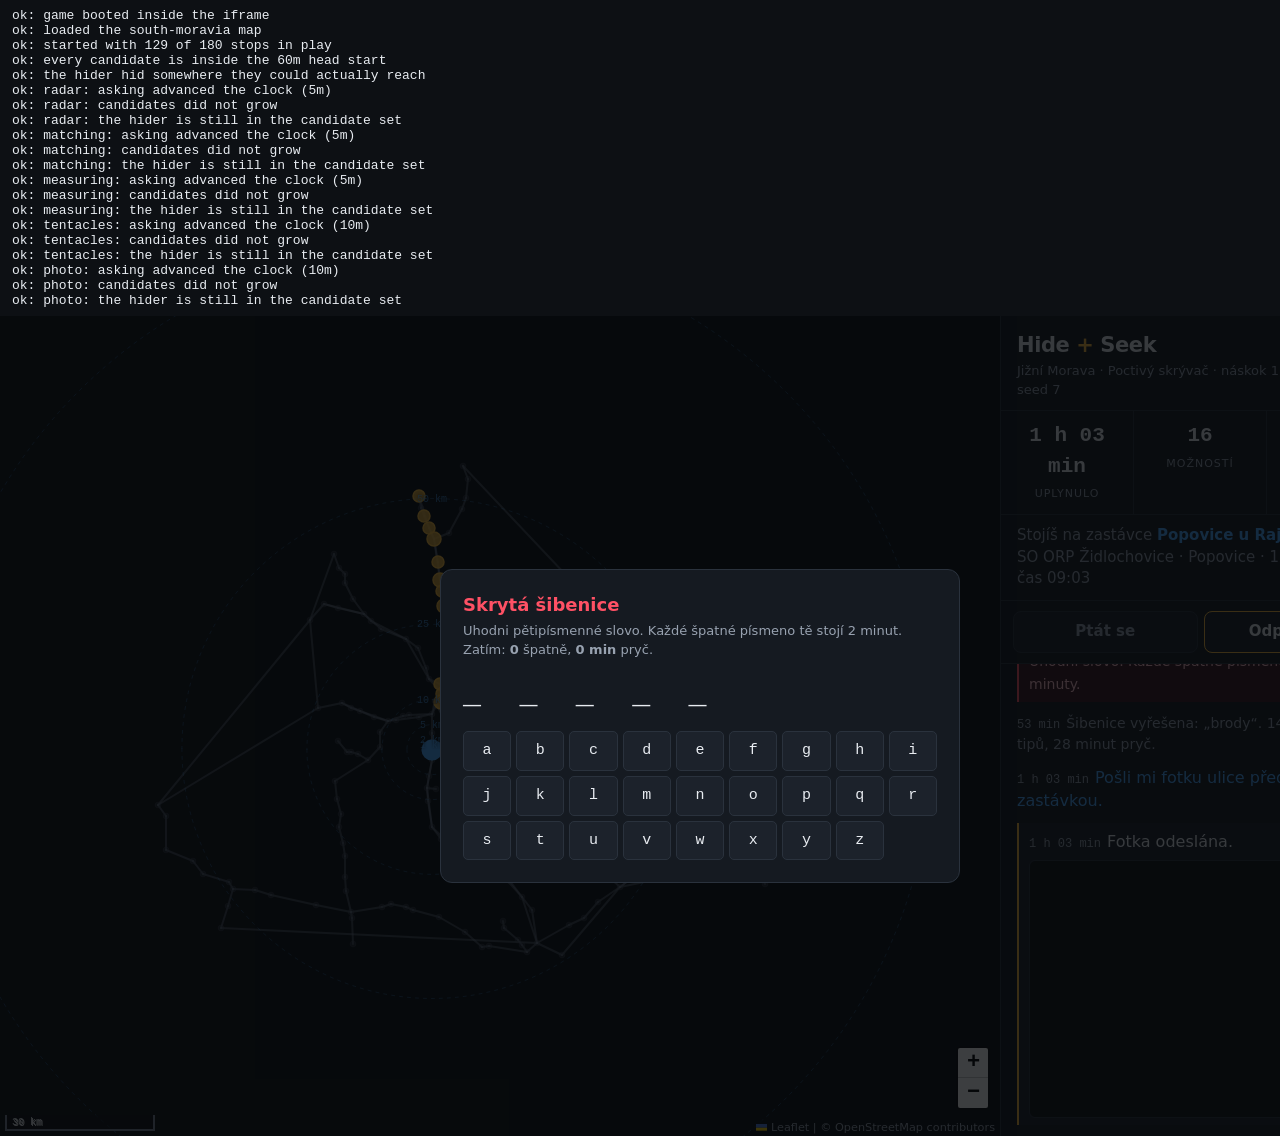
<file: tools/uitest.html>
<!doctype html>
<html lang="en">
<head><meta charset="utf-8"><title>uitest</title>
<style>body{margin:0;background:#0d1014;color:#e8ecf1;font:13px system-ui}
iframe{width:1400px;height:820px;border:0;display:block}
#out{padding:8px 12px;white-space:pre-wrap;font-family:monospace}</style>
</head>
<body>
<div id="out">driving…</div>
<iframe id="f"></iframe>
<script type="module">
// Drives the real UI through a whole run by clicking real buttons, so the
// rendering paths (question list, photo embeds, travel popup, result sheet)
// are exercised rather than just the engine underneath them.
//
// Assertions on what is on screen go through the dictionary rather than
// through English literals: the interface has two languages now, and a test
// that matched "the hider's score" would pass only by accident and only in
// one of them. tools/uitest.sh runs this once per map, and once more in
// English, so both halves of js/i18n.js are exercised in the real UI.
import { t, setLang } from "../js/i18n.js";

const params = new URLSearchParams(location.search);
const LANG = params.get("lang") || "cs";
setLang(LANG);

const out = document.getElementById("out");
const lines = [];
const log = (s) => { lines.push(s); out.textContent = lines.join("\n"); console.log(s); };
let bad = 0;
const check = (cond, what) => { if (!cond) { bad++; log("FAIL: " + what); } else log("ok: " + what); };
const sleep = (ms) => new Promise((r) => setTimeout(r, ms));

/** Shortest-path step out of a maze, so clearing a Labyrinth is quick. */
function mazeStep(maze, at) {
  const { w, h, cells } = maze, goal = w * h - 1;
  const DIRS = [{ k: "N", bit: 1, d: -w }, { k: "E", bit: 2, d: 1 }, { k: "S", bit: 4, d: w }, { k: "W", bit: 8, d: -1 }];
  const prev = new Map([[at, null]]), queue = [at];
  while (queue.length) {
    const cur = queue.shift();
    if (cur === goal) break;
    for (const dir of DIRS) {
      if (!(cells[cur] & dir.bit)) continue;
      const nxt = cur + dir.d;
      if (nxt < 0 || nxt >= w * h || prev.has(nxt)) continue;
      prev.set(nxt, { from: cur, k: dir.k }); queue.push(nxt);
    }
  }
  let node = goal;
  while (prev.get(node) && prev.get(node).from !== at) node = prev.get(node).from;
  return prev.get(node) ? prev.get(node).k : "N";
}

/** Curses that open a minigame block everything until they are cleared. */
async function clearChallenges(w, ui, state) {
  let guard = 0, letters = "etaoinshrdlcumwfgypbvkjxqz";
  while (state.challenge && guard++ < 300) {
    const c = state.challenge;
    if (c.type === "hangman") w.__debug.challengeStep(state, letters[guard % 26]);
    else if (c.type === "tumble") w.__debug.challengeStep(state, null);
    else if (c.type === "labyrinth") w.__debug.challengeStep(state, mazeStep(c.maze, c.at));
    else break;
  }
  ui.refresh();
  await sleep(20);
  return guard;
}

const f = document.getElementById("f");
// tools/uitest.sh runs this once per map, and once with cards=0.
const MAP = params.get("map") || "south-moravia";
const CARDS = params.get("cards") !== "0";
f.src = `../index.html?map=${MAP}&seed=7&hider=fair&lang=${LANG}` +
        `&cards=${CARDS ? 1 : 0}&go=1`;
f.addEventListener("load", async () => {
  const w = f.contentWindow, d = f.contentDocument;
  for (let i = 0; i < 60 && !w.__debug; i++) await sleep(200);
  check(!!w.__debug, "game booted inside the iframe");
  if (!w.__debug) return done();
  const { state, ui } = w.__debug;

  w.onerror = (m) => { bad++; log("FAIL: uncaught in game — " + m); };

  const startCands = state.candidates.length;
  check(state.world.id === MAP, `loaded the ${MAP} map`);
  // The opening position is the hiding window, not the whole map: the hider
  // had a head start and could not have got further than it allowed. So the
  // set has to be big enough to be a search and small enough to be a
  // constraint, and every stop in it has to be genuinely reachable.
  check(startCands >= 25 && startCands < state.world.stations.length,
        `started with ${startCands} of ${state.world.stations.length} stops in play`);
  const window = state.hiding.minutes;
  const over = state.candidates.filter((c) => state.hiding.reach.minutes[c.id] > window);
  check(over.length === 0,
        `every candidate is inside the ${window}m head start` +
        (over.length ? ` (${over.length} are not)` : ""));
  check(state.hider.committed == null ||
        state.hiding.reach.minutes[state.hider.committed.id] <= window,
        "the hider hid somewhere they could actually reach");

  // Ask one question from every category, through the real buttons.
  for (const cat of ["radar", "matching", "measuring", "tentacles", "photo"]) {
    await clearChallenges(w, ui, state);
    const tab = [...d.querySelectorAll("#cats button")].find((b) => b.dataset.cat === cat);
    tab.click(); await sleep(30);
    const q = [...d.querySelectorAll("#questions .q")].find((b) => !b.disabled);
    if (!q) {
      bad++;
      log(`FAIL: every ${cat} question was disabled — ` +
          [...d.querySelectorAll("#questions .q")].map((b) => b.title).join(" / "));
      continue;
    }
    const before = state.candidates.length, clock = state.clock;
    q.click(); await sleep(60);
    check(state.clock > clock, `${cat}: asking advanced the clock (${Math.round(state.clock - clock)}m)`);
    check(state.candidates.length <= before, `${cat}: candidates did not grow`);
    check(state.candidates.some((s) => s.id === state.hider.committed.id),
          `${cat}: the hider is still in the candidate set`);
  }

  // The photo must have produced a real embedded imagery pane.
  await sleep(1200);
  const photos = d.querySelectorAll("#log .photo.leaflet-container .leaflet-tile-loaded");
  check(photos.length > 0, `photo rendered real aerial tiles (${photos.length} loaded)`);

  // The departure board, where a timetabled map does its travelling.
  await clearChallenges(w, ui, state);
  const depBtn = d.querySelector("#here .departures");
  if (depBtn) {
    depBtn.click(); await sleep(80);
    const svcs = d.querySelectorAll("#sheet .svc");
    const rows = d.querySelectorAll("#sheet .stoprow");
    check(svcs.length > 0, `departure board listed ${svcs.length} service(s)`);
    check(rows.length > 0, `board offered ${rows.length} reachable stop(s)`);
    const times = [...d.querySelectorAll("#sheet .svc .next")].map((n) => n.textContent);
    check(times.some((x) => /\d\d?:\d\d/.test(x)), "board showed real departure times");
    const row = [...rows].find((r) => !r.disabled);
    if (row) {
      row.click(); await sleep(80);                       // -> confirm screen
      check(!!d.querySelector("#sheet .ticket"), "choosing a stop asked to confirm");
      check(!!d.querySelector("#sheet .jsplit"),
            "the ticket splits the journey into moving and waiting");
      const clockBefore = state.clock, whereBefore = state.seekerId;
      d.querySelector("#sheet .btn.go").click(); await sleep(120);
      check(state.clock > clockBefore, `confirming rode the vehicle (${Math.round(state.clock - clockBefore)}m)`);
      check(state.seekerId !== whereBefore || state.status === "found", "the ride moved the seeker");
    }
    ui.closeModal();
  } else {
    log("ok: no timetable on this map, board not offered");
  }

  // Travel via the real map popup. The stop deliberately picked is the
  // *furthest* candidate: the whole point of the change is that somewhere no
  // single line reaches is now one click away, and the popup has to carry the
  // itinerary that justifies the price on its button.
  await clearChallenges(w, ui, state);
  const reach = state.travel.minutes;
  const target = state.candidates
    .filter((c) => c.id !== state.seekerId && isFinite(reach[c.id]))
    .sort((a, b) => reach[b.id] - reach[a.id])[0];
  const plan = w.__debug.journey(state, target.id);
  w.__debug.gmap.markers.get(target.id).fire("click"); await sleep(120);
  const btn = d.querySelector(".leaflet-popup-content .travel");
  check(!!btn, "station popup offered a travel button");
  check(!!d.querySelector(".leaflet-popup-content .jsplit"),
        "the popup splits the journey into moving and waiting");
  if (plan.timetabled) {
    check(d.querySelectorAll(".leaflet-popup-content .jlegs li").length === plan.legs.length,
          `the popup lists all ${plan.legs.length} leg(s) of the journey`);
    check(plan.changes > 0, `the furthest candidate needs ${plan.changes} change(s), and is still one click`);
  }
  check(Math.abs(plan.onboard + plan.wait - plan.minutes) < 1e-6,
        `the split adds up (${Math.round(plan.onboard)}m + ${Math.round(plan.wait)}m = ${Math.round(plan.minutes)}m)`);
  const before = state.clock, whereWas = state.seekerId;
  if (btn && !btn.disabled) { btn.click(); await sleep(120); }
  check(state.clock > before, `travelling advanced the clock (${Math.round(state.clock - before)}m)`);
  check(state.seekerId === target.id || state.status === "found",
        "one click took the seeker the whole way, changes and all");

  // Run it out to the end, obeying whatever the hider throws at us.
  for (let i = 0; i < 400 && state.status === "playing"; i++) {
    if (state.challenge) { await clearChallenges(w, ui, state); continue; }
    const forced = state.effects.forcedReturn ?? state.effects.mustVisit;
    const goal = forced != null ? forced
      : (state.candidates[0] ?? state.world.stations[0]).id;
    if (goal === state.seekerId) break;
    w.__debug.travel(state, goal);
    ui.refresh();
  }
  check(state.status === "found",
        `run finished, hider found at ${state.hider.committed?.name}` +
        (state.status !== "found" ? ` (stuck: challenge=${state.challenge?.type}, left=${state.candidates.length})` : ""));
  await sleep(200);
  check(!d.getElementById("modal").hidden, "the result sheet opened");
  const sheet = d.getElementById("sheet").textContent;
  check(sheet.includes(t(CARDS ? "res.total" : "res.totalNoCards")),
        `result sheet shows a score, in ${LANG}`);

  // With the deck out of play nothing card-shaped may have appeared all run,
  // on screen or in the log. An empty hand would look the same from outside,
  // so the panel's own card counter is checked as well as the entries.
  if (!CARDS) {
    check(d.getElementById("handstat").hidden, "no hider-card counter in the panel");
    check(d.querySelectorAll("#log .entry.curse").length === 0, "no curse ever landed");
    check(state.hider.hand.length === 0 && state.hider.deck.length === 0, "no deck was built");
    check(!/\+\d+m/.test(sheet), "the result sheet quotes no time bonus");
  } else {
    check(!d.getElementById("handstat").hidden, "the panel counts the hider's cards");
  }
  done();
});

function done() {
  log(bad ? `\n${bad} FAILURE(S)` : "\nUI paths all good");
  document.title = bad ? `FAIL:${bad}` : "PASS";
}
</script>
</body>
</html>
</file>
<file: vendor/leaflet.css>
/* required styles */

.leaflet-pane,
.leaflet-tile,
.leaflet-marker-icon,
.leaflet-marker-shadow,
.leaflet-tile-container,
.leaflet-pane > svg,
.leaflet-pane > canvas,
.leaflet-zoom-box,
.leaflet-image-layer,
.leaflet-layer {
	position: absolute;
	left: 0;
	top: 0;
	}
.leaflet-container {
	overflow: hidden;
	}
.leaflet-tile,
.leaflet-marker-icon,
.leaflet-marker-shadow {
	-webkit-user-select: none;
	   -moz-user-select: none;
	        user-select: none;
	  -webkit-user-drag: none;
	}
/* Prevents IE11 from highlighting tiles in blue */
.leaflet-tile::selection {
	background: transparent;
}
/* Safari renders non-retina tile on retina better with this, but Chrome is worse */
.leaflet-safari .leaflet-tile {
	image-rendering: -webkit-optimize-contrast;
	}
/* hack that prevents hw layers "stretching" when loading new tiles */
.leaflet-safari .leaflet-tile-container {
	width: 1600px;
	height: 1600px;
	-webkit-transform-origin: 0 0;
	}
.leaflet-marker-icon,
.leaflet-marker-shadow {
	display: block;
	}
/* .leaflet-container svg: reset svg max-width decleration shipped in Joomla! (joomla.org) 3.x */
/* .leaflet-container img: map is broken in FF if you have max-width: 100% on tiles */
.leaflet-container .leaflet-overlay-pane svg {
	max-width: none !important;
	max-height: none !important;
	}
.leaflet-container .leaflet-marker-pane img,
.leaflet-container .leaflet-shadow-pane img,
.leaflet-container .leaflet-tile-pane img,
.leaflet-container img.leaflet-image-layer,
.leaflet-container .leaflet-tile {
	max-width: none !important;
	max-height: none !important;
	width: auto;
	padding: 0;
	}

.leaflet-container img.leaflet-tile {
	/* See: https://bugs.chromium.org/p/chromium/issues/detail?id=600120 */
	mix-blend-mode: plus-lighter;
}

.leaflet-container.leaflet-touch-zoom {
	-ms-touch-action: pan-x pan-y;
	touch-action: pan-x pan-y;
	}
.leaflet-container.leaflet-touch-drag {
	-ms-touch-action: pinch-zoom;
	/* Fallback for FF which doesn't support pinch-zoom */
	touch-action: none;
	touch-action: pinch-zoom;
}
.leaflet-container.leaflet-touch-drag.leaflet-touch-zoom {
	-ms-touch-action: none;
	touch-action: none;
}
.leaflet-container {
	-webkit-tap-highlight-color: transparent;
}
.leaflet-container a {
	-webkit-tap-highlight-color: rgba(51, 181, 229, 0.4);
}
.leaflet-tile {
	filter: inherit;
	visibility: hidden;
	}
.leaflet-tile-loaded {
	visibility: inherit;
	}
.leaflet-zoom-box {
	width: 0;
	height: 0;
	-moz-box-sizing: border-box;
	     box-sizing: border-box;
	z-index: 800;
	}
/* workaround for https://bugzilla.mozilla.org/show_bug.cgi?id=888319 */
.leaflet-overlay-pane svg {
	-moz-user-select: none;
	}

.leaflet-pane         { z-index: 400; }

.leaflet-tile-pane    { z-index: 200; }
.leaflet-overlay-pane { z-index: 400; }
.leaflet-shadow-pane  { z-index: 500; }
.leaflet-marker-pane  { z-index: 600; }
.leaflet-tooltip-pane   { z-index: 650; }
.leaflet-popup-pane   { z-index: 700; }

.leaflet-map-pane canvas { z-index: 100; }
.leaflet-map-pane svg    { z-index: 200; }

.leaflet-vml-shape {
	width: 1px;
	height: 1px;
	}
.lvml {
	behavior: url(#default#VML);
	display: inline-block;
	position: absolute;
	}


/* control positioning */

.leaflet-control {
	position: relative;
	z-index: 800;
	pointer-events: visiblePainted; /* IE 9-10 doesn't have auto */
	pointer-events: auto;
	}
.leaflet-top,
.leaflet-bottom {
	position: absolute;
	z-index: 1000;
	pointer-events: none;
	}
.leaflet-top {
	top: 0;
	}
.leaflet-right {
	right: 0;
	}
.leaflet-bottom {
	bottom: 0;
	}
.leaflet-left {
	left: 0;
	}
.leaflet-control {
	float: left;
	clear: both;
	}
.leaflet-right .leaflet-control {
	float: right;
	}
.leaflet-top .leaflet-control {
	margin-top: 10px;
	}
.leaflet-bottom .leaflet-control {
	margin-bottom: 10px;
	}
.leaflet-left .leaflet-control {
	margin-left: 10px;
	}
.leaflet-right .leaflet-control {
	margin-right: 10px;
	}


/* zoom and fade animations */

.leaflet-fade-anim .leaflet-popup {
	opacity: 0;
	-webkit-transition: opacity 0.2s linear;
	   -moz-transition: opacity 0.2s linear;
	        transition: opacity 0.2s linear;
	}
.leaflet-fade-anim .leaflet-map-pane .leaflet-popup {
	opacity: 1;
	}
.leaflet-zoom-animated {
	-webkit-transform-origin: 0 0;
	    -ms-transform-origin: 0 0;
	        transform-origin: 0 0;
	}
svg.leaflet-zoom-animated {
	will-change: transform;
}

.leaflet-zoom-anim .leaflet-zoom-animated {
	-webkit-transition: -webkit-transform 0.25s cubic-bezier(0,0,0.25,1);
	   -moz-transition:    -moz-transform 0.25s cubic-bezier(0,0,0.25,1);
	        transition:         transform 0.25s cubic-bezier(0,0,0.25,1);
	}
.leaflet-zoom-anim .leaflet-tile,
.leaflet-pan-anim .leaflet-tile {
	-webkit-transition: none;
	   -moz-transition: none;
	        transition: none;
	}

.leaflet-zoom-anim .leaflet-zoom-hide {
	visibility: hidden;
	}


/* cursors */

.leaflet-interactive {
	cursor: pointer;
	}
.leaflet-grab {
	cursor: -webkit-grab;
	cursor:    -moz-grab;
	cursor:         grab;
	}
.leaflet-crosshair,
.leaflet-crosshair .leaflet-interactive {
	cursor: crosshair;
	}
.leaflet-popup-pane,
.leaflet-control {
	cursor: auto;
	}
.leaflet-dragging .leaflet-grab,
.leaflet-dragging .leaflet-grab .leaflet-interactive,
.leaflet-dragging .leaflet-marker-draggable {
	cursor: move;
	cursor: -webkit-grabbing;
	cursor:    -moz-grabbing;
	cursor:         grabbing;
	}

/* marker & overlays interactivity */
.leaflet-marker-icon,
.leaflet-marker-shadow,
.leaflet-image-layer,
.leaflet-pane > svg path,
.leaflet-tile-container {
	pointer-events: none;
	}

.leaflet-marker-icon.leaflet-interactive,
.leaflet-image-layer.leaflet-interactive,
.leaflet-pane > svg path.leaflet-interactive,
svg.leaflet-image-layer.leaflet-interactive path {
	pointer-events: visiblePainted; /* IE 9-10 doesn't have auto */
	pointer-events: auto;
	}

/* visual tweaks */

.leaflet-container {
	background: #ddd;
	outline-offset: 1px;
	}
.leaflet-container a {
	color: #0078A8;
	}
.leaflet-zoom-box {
	border: 2px dotted #38f;
	background: rgba(255,255,255,0.5);
	}


/* general typography */
.leaflet-container {
	font-family: "Helvetica Neue", Arial, Helvetica, sans-serif;
	font-size: 12px;
	font-size: 0.75rem;
	line-height: 1.5;
	}


/* general toolbar styles */

.leaflet-bar {
	box-shadow: 0 1px 5px rgba(0,0,0,0.65);
	border-radius: 4px;
	}
.leaflet-bar a {
	background-color: #fff;
	border-bottom: 1px solid #ccc;
	width: 26px;
	height: 26px;
	line-height: 26px;
	display: block;
	text-align: center;
	text-decoration: none;
	color: black;
	}
.leaflet-bar a,
.leaflet-control-layers-toggle {
	background-position: 50% 50%;
	background-repeat: no-repeat;
	display: block;
	}
.leaflet-bar a:hover,
.leaflet-bar a:focus {
	background-color: #f4f4f4;
	}
.leaflet-bar a:first-child {
	border-top-left-radius: 4px;
	border-top-right-radius: 4px;
	}
.leaflet-bar a:last-child {
	border-bottom-left-radius: 4px;
	border-bottom-right-radius: 4px;
	border-bottom: none;
	}
.leaflet-bar a.leaflet-disabled {
	cursor: default;
	background-color: #f4f4f4;
	color: #bbb;
	}

.leaflet-touch .leaflet-bar a {
	width: 30px;
	height: 30px;
	line-height: 30px;
	}
.leaflet-touch .leaflet-bar a:first-child {
	border-top-left-radius: 2px;
	border-top-right-radius: 2px;
	}
.leaflet-touch .leaflet-bar a:last-child {
	border-bottom-left-radius: 2px;
	border-bottom-right-radius: 2px;
	}

/* zoom control */

.leaflet-control-zoom-in,
.leaflet-control-zoom-out {
	font: bold 18px 'Lucida Console', Monaco, monospace;
	text-indent: 1px;
	}

.leaflet-touch .leaflet-control-zoom-in, .leaflet-touch .leaflet-control-zoom-out  {
	font-size: 22px;
	}


/* layers control */

.leaflet-control-layers {
	box-shadow: 0 1px 5px rgba(0,0,0,0.4);
	background: #fff;
	border-radius: 5px;
	}
.leaflet-control-layers-toggle {
	background-image: url(images/layers.png);
	width: 36px;
	height: 36px;
	}
.leaflet-retina .leaflet-control-layers-toggle {
	background-image: url(images/layers-2x.png);
	background-size: 26px 26px;
	}
.leaflet-touch .leaflet-control-layers-toggle {
	width: 44px;
	height: 44px;
	}
.leaflet-control-layers .leaflet-control-layers-list,
.leaflet-control-layers-expanded .leaflet-control-layers-toggle {
	display: none;
	}
.leaflet-control-layers-expanded .leaflet-control-layers-list {
	display: block;
	position: relative;
	}
.leaflet-control-layers-expanded {
	padding: 6px 10px 6px 6px;
	color: #333;
	background: #fff;
	}
.leaflet-control-layers-scrollbar {
	overflow-y: scroll;
	overflow-x: hidden;
	padding-right: 5px;
	}
.leaflet-control-layers-selector {
	margin-top: 2px;
	position: relative;
	top: 1px;
	}
.leaflet-control-layers label {
	display: block;
	font-size: 13px;
	font-size: 1.08333em;
	}
.leaflet-control-layers-separator {
	height: 0;
	border-top: 1px solid #ddd;
	margin: 5px -10px 5px -6px;
	}

/* Default icon URLs */
.leaflet-default-icon-path { /* used only in path-guessing heuristic, see L.Icon.Default */
	background-image: url(images/marker-icon.png);
	}


/* attribution and scale controls */

.leaflet-container .leaflet-control-attribution {
	background: #fff;
	background: rgba(255, 255, 255, 0.8);
	margin: 0;
	}
.leaflet-control-attribution,
.leaflet-control-scale-line {
	padding: 0 5px;
	color: #333;
	line-height: 1.4;
	}
.leaflet-control-attribution a {
	text-decoration: none;
	}
.leaflet-control-attribution a:hover,
.leaflet-control-attribution a:focus {
	text-decoration: underline;
	}
.leaflet-attribution-flag {
	display: inline !important;
	vertical-align: baseline !important;
	width: 1em;
	height: 0.6669em;
	}
.leaflet-left .leaflet-control-scale {
	margin-left: 5px;
	}
.leaflet-bottom .leaflet-control-scale {
	margin-bottom: 5px;
	}
.leaflet-control-scale-line {
	border: 2px solid #777;
	border-top: none;
	line-height: 1.1;
	padding: 2px 5px 1px;
	white-space: nowrap;
	-moz-box-sizing: border-box;
	     box-sizing: border-box;
	background: rgba(255, 255, 255, 0.8);
	text-shadow: 1px 1px #fff;
	}
.leaflet-control-scale-line:not(:first-child) {
	border-top: 2px solid #777;
	border-bottom: none;
	margin-top: -2px;
	}
.leaflet-control-scale-line:not(:first-child):not(:last-child) {
	border-bottom: 2px solid #777;
	}

.leaflet-touch .leaflet-control-attribution,
.leaflet-touch .leaflet-control-layers,
.leaflet-touch .leaflet-bar {
	box-shadow: none;
	}
.leaflet-touch .leaflet-control-layers,
.leaflet-touch .leaflet-bar {
	border: 2px solid rgba(0,0,0,0.2);
	background-clip: padding-box;
	}


/* popup */

.leaflet-popup {
	position: absolute;
	text-align: center;
	margin-bottom: 20px;
	}
.leaflet-popup-content-wrapper {
	padding: 1px;
	text-align: left;
	border-radius: 12px;
	}
.leaflet-popup-content {
	margin: 13px 24px 13px 20px;
	line-height: 1.3;
	font-size: 13px;
	font-size: 1.08333em;
	min-height: 1px;
	}
.leaflet-popup-content p {
	margin: 17px 0;
	margin: 1.3em 0;
	}
.leaflet-popup-tip-container {
	width: 40px;
	height: 20px;
	position: absolute;
	left: 50%;
	margin-top: -1px;
	margin-left: -20px;
	overflow: hidden;
	pointer-events: none;
	}
.leaflet-popup-tip {
	width: 17px;
	height: 17px;
	padding: 1px;

	margin: -10px auto 0;
	pointer-events: auto;

	-webkit-transform: rotate(45deg);
	   -moz-transform: rotate(45deg);
	    -ms-transform: rotate(45deg);
	        transform: rotate(45deg);
	}
.leaflet-popup-content-wrapper,
.leaflet-popup-tip {
	background: white;
	color: #333;
	box-shadow: 0 3px 14px rgba(0,0,0,0.4);
	}
.leaflet-container a.leaflet-popup-close-button {
	position: absolute;
	top: 0;
	right: 0;
	border: none;
	text-align: center;
	width: 24px;
	height: 24px;
	font: 16px/24px Tahoma, Verdana, sans-serif;
	color: #757575;
	text-decoration: none;
	background: transparent;
	}
.leaflet-container a.leaflet-popup-close-button:hover,
.leaflet-container a.leaflet-popup-close-button:focus {
	color: #585858;
	}
.leaflet-popup-scrolled {
	overflow: auto;
	}

.leaflet-oldie .leaflet-popup-content-wrapper {
	-ms-zoom: 1;
	}
.leaflet-oldie .leaflet-popup-tip {
	width: 24px;
	margin: 0 auto;

	-ms-filter: "progid:DXImageTransform.Microsoft.Matrix(M11=0.70710678, M12=0.70710678, M21=-0.70710678, M22=0.70710678)";
	filter: progid:DXImageTransform.Microsoft.Matrix(M11=0.70710678, M12=0.70710678, M21=-0.70710678, M22=0.70710678);
	}

.leaflet-oldie .leaflet-control-zoom,
.leaflet-oldie .leaflet-control-layers,
.leaflet-oldie .leaflet-popup-content-wrapper,
.leaflet-oldie .leaflet-popup-tip {
	border: 1px solid #999;
	}


/* div icon */

.leaflet-div-icon {
	background: #fff;
	border: 1px solid #666;
	}


/* Tooltip */
/* Base styles for the element that has a tooltip */
.leaflet-tooltip {
	position: absolute;
	padding: 6px;
	background-color: #fff;
	border: 1px solid #fff;
	border-radius: 3px;
	color: #222;
	white-space: nowrap;
	-webkit-user-select: none;
	-moz-user-select: none;
	-ms-user-select: none;
	user-select: none;
	pointer-events: none;
	box-shadow: 0 1px 3px rgba(0,0,0,0.4);
	}
.leaflet-tooltip.leaflet-interactive {
	cursor: pointer;
	pointer-events: auto;
	}
.leaflet-tooltip-top:before,
.leaflet-tooltip-bottom:before,
.leaflet-tooltip-left:before,
.leaflet-tooltip-right:before {
	position: absolute;
	pointer-events: none;
	border: 6px solid transparent;
	background: transparent;
	content: "";
	}

/* Directions */

.leaflet-tooltip-bottom {
	margin-top: 6px;
}
.leaflet-tooltip-top {
	margin-top: -6px;
}
.leaflet-tooltip-bottom:before,
.leaflet-tooltip-top:before {
	left: 50%;
	margin-left: -6px;
	}
.leaflet-tooltip-top:before {
	bottom: 0;
	margin-bottom: -12px;
	border-top-color: #fff;
	}
.leaflet-tooltip-bottom:before {
	top: 0;
	margin-top: -12px;
	margin-left: -6px;
	border-bottom-color: #fff;
	}
.leaflet-tooltip-left {
	margin-left: -6px;
}
.leaflet-tooltip-right {
	margin-left: 6px;
}
.leaflet-tooltip-left:before,
.leaflet-tooltip-right:before {
	top: 50%;
	margin-top: -6px;
	}
.leaflet-tooltip-left:before {
	right: 0;
	margin-right: -12px;
	border-left-color: #fff;
	}
.leaflet-tooltip-right:before {
	left: 0;
	margin-left: -12px;
	border-right-color: #fff;
	}

/* Printing */

@media print {
	/* Prevent printers from removing background-images of controls. */
	.leaflet-control {
		-webkit-print-color-adjust: exact;
		print-color-adjust: exact;
		}
	}
</file>
<file: css/style.css>
:root {
  --bg: #0d1014;
  --panel: #151a21;
  --panel-2: #1c222b;
  --line: #2a323d;
  --text: #e8ecf1;
  --dim: #98a2b0;
  --ink: #0d1014;

  --candidate: #f5b93d;
  --seeker: #4aa8ff;
  --hider: #ff5165;
  --rail: #7b8698;
  --out: #4a5361;
  --checked: #8d97a6;

  --font: ui-sans-serif, system-ui, -apple-system, "Segoe UI", Roboto, "Helvetica Neue", Arial, sans-serif;
  --mono: ui-monospace, SFMono-Regular, "SF Mono", Menlo, Consolas, monospace;
}

* { box-sizing: border-box; }

html, body {
  margin: 0; height: 100%;
  background: var(--bg); color: var(--text);
  font-family: var(--font); font-size: 15px; line-height: 1.45;
  -webkit-font-smoothing: antialiased;
}

#app { display: grid; grid-template-columns: 1fr 400px; height: 100%; }
#map { height: 100%; background: var(--bg); }

/* ---------------------------------------------------------------- panel */

#panel {
  display: flex; flex-direction: column; min-height: 0;
  background: var(--panel); border-left: 1px solid var(--line);
}

#head { padding: 14px 16px 10px; border-bottom: 1px solid var(--line); }
#head h1 { margin: 0; font-size: 21px; letter-spacing: -0.02em; font-weight: 700; }
#head h1 span { color: var(--candidate); }
#head .sub { color: var(--dim); font-size: 13px; margin-top: 2px; }

/* Auto columns rather than a fixed three: with the hider deck out of play
   the card count goes away entirely, and a fixed template would leave an
   empty third of the row where it used to be. */
#hud { display: grid; grid-auto-flow: column; grid-auto-columns: 1fr; border-bottom: 1px solid var(--line); }
.stat[hidden] { display: none; }
.stat { padding: 10px 14px; text-align: center; border-right: 1px solid var(--line); }
.stat:last-child { border-right: 0; }
.stat b { display: block; font-family: var(--mono); font-size: 21px; font-variant-numeric: tabular-nums; }
.stat span { font-size: 11px; text-transform: uppercase; letter-spacing: 0.09em; color: var(--dim); }

#here {
  padding: 10px 16px; border-bottom: 1px solid var(--line);
  font-size: 15px; color: var(--dim);
}
#here b { color: var(--seeker); font-weight: 600; }

#effects:not(:empty) { padding: 8px 16px; border-bottom: 1px solid var(--line); display: grid; gap: 5px; }
.effect {
  font-size: 14px; color: #ffd9a0; background: #3a2a12;
  border-left: 2px solid var(--candidate); padding: 5px 8px; border-radius: 0 4px 4px 0;
}

/* ------------------------------------------------------- the two panes */

/* The questions and the answers share the panel instead of splitting it.
   Stacked, at the size this text is actually read at -- arm's length, on a
   phone, in daylight -- neither half showed more than about three lines, and
   the answer list underneath was the half that lost. Each pane gets the whole
   height instead, and asking a question pulls the answer's pane up itself
   (see renderLog), so the common turn is still one click. */
#pane { display: flex; gap: 6px; padding: 10px 12px; border-bottom: 1px solid var(--line); }
#pane button {
  flex: 1; font: inherit; font-size: 15px; font-weight: 600; cursor: pointer;
  padding: 9px 10px; border-radius: 8px;
  background: var(--panel-2); color: var(--dim);
  border: 1px solid var(--line);
}
#pane button[aria-selected="true"] { border-color: var(--candidate); color: var(--text); }
#pane button i {
  font-style: normal; font-family: var(--mono); font-weight: 400;
  font-size: 13px; color: var(--dim);
}
#pane button i:not(:empty) { margin-left: 6px; }
#pane button[aria-selected="true"] i { color: var(--candidate); }

/* [hidden] is a UA rule and loses to an id selector, so it must be restated. */
#askpane[hidden], #logwrap[hidden] { display: none; }
#askpane { display: flex; flex-direction: column; flex: 1; min-height: 0; }

/* ------------------------------------------------------------ questions */

#cats { display: flex; flex-wrap: wrap; gap: 4px; padding: 10px 12px; border-bottom: 1px solid var(--line); }
#cats button {
  flex: 1 0 auto; font: inherit; font-size: 14px; padding: 6px 11px; cursor: pointer;
  background: var(--panel-2); color: var(--dim);
  border: 1px solid var(--line); border-radius: 999px;
}
#cats button[aria-selected="true"] { background: var(--candidate); border-color: var(--candidate); color: #24190a; font-weight: 600; }
#cats button:disabled { opacity: 0.35; cursor: not-allowed; }

/* align-content, because the pane gives this a definite height now: without
   it a short list spreads its rows down the whole panel. */
#questions {
  padding: 8px 12px; display: grid; gap: 5px; align-content: start;
  flex: 1; min-height: 0; overflow-y: auto;
}
.qblurb { font-size: 14px; color: var(--dim); padding: 2px 2px 6px; }
.q {
  display: flex; align-items: baseline; gap: 8px; text-align: left; width: 100%;
  font: inherit; font-size: 17px; cursor: pointer; padding: 9px 12px;
  background: var(--panel-2); color: var(--text);
  border: 1px solid var(--line); border-radius: 7px;
}
.q:hover:not(:disabled) { border-color: var(--candidate); }
.q:disabled { opacity: 0.4; cursor: not-allowed; }
.q .cost { margin-left: auto; font-family: var(--mono); font-size: 13px; color: var(--dim); white-space: nowrap; }
.q .rep { color: var(--hider); font-size: 13px; }
/* What the question would be comparing against, shown before it is paid for. */
.q .ctx { display: block; font-style: normal; font-size: 13px; color: var(--dim); margin-top: 2px; }

/* The full answer set for a question, so a named answer means something. */
.qrow { display: grid; gap: 3px; }
.opts > summary {
  list-style: none; cursor: pointer; font-size: 13px; color: var(--dim);
  padding: 2px 10px; width: fit-content; border-radius: 5px;
}
.opts > summary::-webkit-details-marker { display: none; }
.opts > summary::before { content: "▸ "; color: var(--checked); }
.opts[open] > summary::before { content: "▾ "; }
.opts > summary:hover { color: var(--text); }
.olist {
  display: flex; flex-wrap: wrap; gap: 3px 5px;
  padding: 4px 10px 6px; font-size: 13px;
}
.olist i { font-style: normal; color: var(--dim); }
.olist i:not(:last-child)::after { content: " ·"; color: var(--out); }
/* The seeker's own, so "the nearest is X" can be read against where you are. */
.olist i.mine { color: var(--seeker); font-weight: 600; }

/* Range rings and the scale bar: quiet, and never in the way of the dots. */
.ringlabel {
  font-family: var(--mono); font-size: 10px; color: var(--seeker);
  opacity: .65; text-align: center; pointer-events: none; text-shadow: 0 0 3px var(--bg);
}
.leaflet-control-scale-line {
  background: rgba(13, 16, 20, .7); border-color: var(--rail); color: var(--text);
  font-family: var(--mono); font-size: 10px;
}

/* ------------------------------------------------- departures */

.departures {
  margin-top: 7px; font: inherit; font-size: 14px; cursor: pointer;
  padding: 4px 11px; border-radius: 6px;
  background: var(--panel-2); color: var(--text); border: 1px solid var(--line);
}
.departures:hover { border-color: var(--candidate); }

.sheetnote { font-size: 12px; color: var(--dim); margin: 0 0 14px; }
.svc { margin: 0 0 5px; border: 1px solid var(--line); border-radius: 7px; background: var(--panel); }
.svc.worth { border-color: rgba(245, 185, 61, .35); }
.svc > summary {
  font-size: 13px; cursor: pointer; list-style: none; padding: 7px 10px;
  display: flex; align-items: center; gap: 8px; flex-wrap: wrap; color: var(--text);
}
.svc > summary::-webkit-details-marker { display: none; }
.svc > summary:hover { background: var(--panel-2); border-radius: 6px; }
.svc > summary .tw { color: var(--dim); font-size: 12px; }
.svc > summary i { color: var(--checked); font-style: normal; font-size: 11px; }
.svc > summary b { margin-left: auto; font-size: 11px; color: var(--candidate); font-weight: 600; }
.svc .mode {
  font-family: var(--mono); font-size: 11px; text-transform: uppercase;
  letter-spacing: .04em; padding: 2px 7px; border-radius: 4px;
  background: var(--panel-2); border: 1px solid var(--line); color: var(--dim);
}
/* Mode is the one thing you read off a real board before anything else. */
.svc .mode.tram { color: var(--hider); border-color: var(--hider); }
.svc .mode.trolleybus { color: var(--candidate); border-color: var(--candidate); }
.svc .mode.bus { color: var(--seeker); border-color: var(--seeker); }
.svc .mode.walk { color: var(--checked); }
.svc .next { font-family: var(--mono); font-size: 12px; color: var(--candidate); }

.stoplist { display: grid; gap: 2px; padding: 0 6px 7px; }
.stoprow {
  display: grid; grid-template-columns: 1fr auto auto; gap: 10px; align-items: baseline;
  font: inherit; font-size: 13px; text-align: left; cursor: pointer;
  padding: 5px 9px; border-radius: 5px;
  background: transparent; color: var(--dim); border: 1px solid transparent;
}
.stoprow:hover:not(:disabled) { background: var(--panel-2); border-color: var(--line); color: var(--text); }
.stoprow:disabled { opacity: .35; cursor: not-allowed; }
/* A stop that could still hold the hider is the only reason to go anywhere. */
.stoprow.alive .nm { color: var(--candidate); font-weight: 600; }
.stoprow .dur, .stoprow .arr { font-family: var(--mono); font-size: 11px; }
.stoprow .arr { color: var(--checked); }

.ticket {
  display: grid; gap: 4px; font-size: 13px; color: var(--dim);
  background: var(--panel-2); border: 1px solid var(--line);
  border-radius: 7px; padding: 12px 14px; margin-bottom: 14px;
}
.ticket .total { color: var(--candidate); font-weight: 600; margin-top: 4px; }
.btn.go { border-color: var(--candidate); }

/* ------------------------------------------------------------------ log */

#logwrap { flex: 1; min-height: 0; overflow-y: auto; }
#log { padding: 12px 16px; display: grid; gap: 11px; }
.entry { font-size: 16px; }
.entry .t { font-family: var(--mono); font-size: 12px; color: var(--dim); margin-right: 6px; }
.entry.seeker { color: var(--seeker); }
.entry.seeker .ctx { color: var(--dim); font-size: 13px; display: block; margin-left: 2px; }
.entry.hider { background: var(--panel-2); border-left: 2px solid var(--candidate); padding: 7px 10px; border-radius: 0 5px 5px 0; }
.entry.hider .cut { display: block; margin-top: 3px; font-size: 13px; color: var(--candidate); }
.entry.system { color: var(--dim); font-size: 14px; }
.entry.system.found { color: var(--hider); font-weight: 600; font-size: 17px; }
.entry.curse { background: #3a1620; border-left: 2px solid var(--hider); padding: 7px 10px; border-radius: 0 5px 5px 0; }
.entry.curse b { color: var(--hider); display: block; }
.entry.curse .fx { font-size: 14px; color: #ffc2ca; }
.photo { width: 100%; aspect-ratio: 4 / 3; border-radius: 6px; margin-top: 6px; border: 1px solid var(--line); }

/* ------------------------------------------------------------- journeys */

/* The itinerary, shown wherever a journey is offered: in the map popup, and
   again on the confirmation sheet the departure board opens.

   It exists because travel stopped being one ride on one line. The old model
   refused anything off your line and told you to change at an interchange,
   which was tiring but did teach -- three minutes at a time -- that a change
   costs a wait. Doing the connecting for the player must not also hide that,
   so the split and the legs go next to the number every single time. */
.jsplit {
  font-size: 12px; color: var(--candidate); margin: 6px 0 4px;
  font-family: var(--mono);
}
.jlegs {
  list-style: none; margin: 0 0 10px; padding: 0;
  display: grid; gap: 4px;
  border-left: 2px solid var(--line); padding-left: 9px;
}
.jlegs li { font-size: 12px; color: var(--dim); }
.jlegs li b { display: block; font-size: 13px; color: var(--text); font-weight: 600; }
.jlegs li span { font-family: var(--mono); font-size: 11px; }
/* The same colours the departure board uses for a mode, so a leg on line 1
   reads as the same thing in both places. */
.jlegs li.tram b { color: var(--hider); }
.jlegs li.trolleybus b { color: var(--candidate); }
.jlegs li.bus b { color: var(--seeker); }
.jlegs li.onfoot b { color: var(--checked); }
/* A long journey inside a Leaflet popup has to stop somewhere. */
.leaflet-popup-content .jlegs { max-height: 190px; overflow-y: auto; }

/* --------------------------------------------------------------- modal */

/* [hidden] is a UA rule and loses to an id selector, so it must be restated. */
#modal[hidden], #app[hidden] { display: none; }

#modal {
  position: fixed; inset: 0; background: rgba(6, 8, 11, 0.78);
  display: grid; place-items: center; padding: 20px; z-index: 1200;
}
.sheet {
  background: var(--panel); border: 1px solid var(--line); border-radius: 12px;
  padding: 22px; max-width: 520px; width: 100%; max-height: 88vh; overflow-y: auto;
}
.sheet h2 { margin: 0 0 4px; font-size: 18px; }
.sheet h2.curse { color: var(--hider); }
.sheet p { color: var(--dim); font-size: 13px; margin: 0 0 14px; }
.sheet .btn, #play, .travel {
  font: inherit; font-weight: 600; cursor: pointer;
  background: var(--candidate); color: #24190a;
  border: 0; border-radius: 8px; padding: 9px 16px;
}
.sheet .btn.ghost { background: var(--panel-2); color: var(--text); border: 1px solid var(--line); }
.sheet .btn:disabled { opacity: 0.4; cursor: not-allowed; }
.row { display: flex; gap: 8px; flex-wrap: wrap; align-items: center; }

.word { font-family: var(--mono); font-size: 30px; letter-spacing: 0.34em; margin: 6px 0 14px; }
.keys { display: grid; grid-template-columns: repeat(9, 1fr); gap: 5px; }
.keys button {
  font: inherit; font-family: var(--mono); cursor: pointer; padding: 8px 0;
  background: var(--panel-2); color: var(--text); border: 1px solid var(--line); border-radius: 5px;
}
.keys button:disabled { opacity: 0.25; cursor: not-allowed; }
.keys button.miss { background: #3a1620; border-color: var(--hider); }

.maze { display: grid; gap: 0; margin: 10px auto 14px; width: max-content; }
.maze div { width: 30px; height: 30px; box-sizing: border-box; }
.maze .n { border-top: 2px solid var(--line); }
.maze .e { border-right: 2px solid var(--line); }
.maze .s { border-bottom: 2px solid var(--line); }
.maze .w { border-left: 2px solid var(--line); }
.maze .you { background: var(--seeker); border-radius: 50%; }
.maze .goal { background: #2b3a2a; }
.dice { font-size: 44px; font-family: var(--mono); margin: 8px 0 14px; }

/* --------------------------------------------------------- start screen */

/* Centred, fixed, and taller than the screen -- which on a phone meant the
   bottom of the card simply did not exist. The card runs to about 1100px with
   both maps described and the offline block at the foot of it; a phone gives
   you 900 at best, so "Start the run" was below the fold with no way to reach
   it.

   Adding overflow-y alone does not fix a grid with place-items:center: when
   the child is taller than the box, centring overflows it off the top edge as
   well as the bottom, and the top of a scroll container is not reachable. Flex
   with margin:auto on the child centres identically while there is room, and
   collapses to the start edge when there is not -- the one version of this
   that stays scrollable. Same shape for #handoff below. */
#start {
  position: fixed; inset: 0; background: var(--bg);
  display: flex; overflow-y: auto;
  padding: 20px; z-index: 1400;
}
.startcard { max-width: 460px; width: 100%; margin: auto; }
.startcard h1 { font-size: 34px; margin: 0 0 6px; letter-spacing: -0.03em; }
.startcard h1 span { color: var(--candidate); }
.tag { color: var(--dim); font-size: 14px; margin: 0 0 22px; }
.tag b { color: var(--text); }
.field { display: block; margin-bottom: 16px; }
.field > span { display: block; font-size: 11px; text-transform: uppercase; letter-spacing: 0.09em; color: var(--dim); margin-bottom: 6px; }
.field small { text-transform: none; letter-spacing: 0; }
.choices { display: grid; gap: 7px; }
.choices button {
  font: inherit; text-align: left; cursor: pointer; padding: 10px 12px;
  background: var(--panel); color: var(--text); border: 1px solid var(--line); border-radius: 8px;
}
.choices button[aria-pressed="true"] { border-color: var(--candidate); background: var(--panel-2); }
.choices b { display: block; font-size: 14px; }
.choices small { color: var(--dim); font-size: 12px; }
/* Short options -- the hiding window -- sit side by side rather than stacked. */
.row-choices { grid-auto-flow: column; grid-auto-columns: 1fr; }
.row-choices button { text-align: center; }

.names { display: grid; grid-template-columns: 1fr 1fr; gap: 7px; }
#seed, .names input { width: 100%; font: inherit; font-family: var(--mono); padding: 9px 11px; background: var(--panel); color: var(--text); border: 1px solid var(--line); border-radius: 8px; }
.names input { font-family: var(--font); }
#namefield[hidden], #difffield[hidden] { display: none; }
#play { width: 100%; padding: 12px; font-size: 15px; }
.credit { color: var(--dim); font-size: 11px; margin-top: 16px; }

/* A round left half-played, offered at the top of the start screen. Sits in
   the candidate amber rather than in the panel grey: it is the one thing on
   this card that is about what already happened. */
#resume[hidden] { display: none; }
#resume {
  display: grid; gap: 4px; margin: 0 0 20px;
  padding: 13px 14px; border-radius: 10px;
  background: var(--panel); border: 1px solid var(--candidate);
}
#resume > b { font-size: 14px; }
#resume > span { font-size: 12px; color: var(--dim); }
#resume .row { margin-top: 7px; }
#resume button {
  font: inherit; font-size: 14px; font-weight: 600; cursor: pointer;
  background: var(--candidate); color: #24190a;
  border: 0; border-radius: 8px; padding: 9px 16px;
}
#resume button.ghost {
  background: var(--panel-2); color: var(--dim);
  border: 1px solid var(--line); font-weight: 400;
}

/* --------------------------------------------- the hiding period, 2 player */

/* The hider is not seeking, so the seeker's furniture -- questions, log,
   clock -- is out of the way and the map gets the whole screen. */
/* Both axes: on a phone the grid is rows, and leaving the map at 42vh with
   the panel gone would hide the choice inside a third of the screen. */
#app.hiding { grid-template-columns: 1fr; grid-template-rows: 1fr; }
#app.hiding #panel { display: none; }

#hidebar[hidden], #handoff[hidden] { display: none; }

#hidebar {
  position: fixed; z-index: 1100; left: 50%; transform: translateX(-50%);
  bottom: calc(14px + env(safe-area-inset-bottom, 0px));
  width: min(680px, calc(100% - 24px));
  display: flex; gap: 14px; align-items: center; flex-wrap: wrap;
  padding: 12px 14px; border-radius: 12px;
  background: rgba(21, 26, 33, 0.96); border: 1px solid var(--line);
  box-shadow: 0 10px 34px rgba(0, 0, 0, 0.55);
}
.hb-text { flex: 1 1 260px; min-width: 0; }
/* Direct child only: the sentence underneath highlights names and times with
   <b> too, and those have to stay inline or every one starts a new line. */
.hb-text > b { display: block; font-size: 15px; }
.hb-text > span { display: block; font-size: 12px; color: var(--dim); margin-top: 2px; }
.hb-text > span b { color: var(--candidate); font-weight: 600; }
.hb-actions { display: flex; gap: 8px; margin-left: auto; }
.hb-actions button {
  font: inherit; font-weight: 600; cursor: pointer; white-space: nowrap;
  background: var(--candidate); color: #24190a;
  border: 0; border-radius: 8px; padding: 10px 15px;
}
.hb-actions button.ghost { background: var(--panel-2); color: var(--text); border: 1px solid var(--line); font-weight: 400; }
.hb-actions button:disabled { opacity: 0.4; cursor: not-allowed; }

/* The bar sits where Leaflet puts the zoom buttons and the scale, so they
   move up out from under it for as long as it is there. */
#app.hiding .leaflet-bottom { bottom: 96px; }

/* Opaque, and over everything: this is the screen the other player must not
   see past. */
#handoff {
  position: fixed; inset: 0; z-index: 1500; background: var(--bg);
  display: flex; overflow-y: auto; padding: 24px;
}
.handcard { max-width: 420px; width: 100%; margin: auto; text-align: center; }
.handcard .eyebrow {
  font-size: 11px; text-transform: uppercase; letter-spacing: 0.11em;
  color: var(--dim); margin-bottom: 8px;
}
.handcard h2 { margin: 0 0 10px; font-size: 27px; letter-spacing: -0.02em; }
.handcard p { color: var(--dim); font-size: 14px; margin: 0 0 22px; }
.handcard p b { color: var(--text); }
.handcard button {
  width: 100%; font: inherit; font-size: 15px; font-weight: 600; cursor: pointer;
  background: var(--candidate); color: #24190a;
  border: 0; border-radius: 10px; padding: 13px;
}

/* Round-by-round standings on the result sheet. */
.standings { display: grid; gap: 5px; margin: 4px 0 16px; }
.standings .srow {
  display: grid; grid-template-columns: 1fr auto; gap: 10px; align-items: baseline;
  font-size: 13px; padding: 7px 11px; border-radius: 7px;
  background: var(--panel-2); border: 1px solid var(--line); color: var(--dim);
}
.standings .srow.lead { border-color: var(--candidate); color: var(--text); }
.standings .srow b { font-family: var(--mono); font-variant-numeric: tabular-nums; color: var(--candidate); }
.standings .srow .who { color: var(--text); font-weight: 600; }
.standings .note { font-size: 11px; color: var(--dim); padding: 0 2px; }

/* ------------------------------------------------------------- leaflet */

.leaflet-container { background: var(--bg); font-family: var(--font); }

/* The basemap ships light, so it is inverted here to sit under a dark UI.
   Only the tile layer is filtered -- markers and overlays must keep their
   real colours, which is why this targets .basemap and not the map pane. */
.leaflet-tile-pane .basemap {
  filter: invert(1) hue-rotate(180deg) saturate(0.45) brightness(0.92) contrast(0.92);
}
.leaflet-tooltip { background: var(--panel); border: 1px solid var(--line); color: var(--text); box-shadow: none; font-size: 12px; }
.leaflet-tooltip-top::before { border-top-color: var(--line); }
.leaflet-popup-content-wrapper, .leaflet-popup-tip { background: var(--panel); color: var(--text); border: 1px solid var(--line); }
.leaflet-popup-content { margin: 12px 14px; font-size: 13px; }
.leaflet-popup-content b { font-size: 14px; }
.leaflet-popup-content .meta { color: var(--dim); font-size: 12px; margin: 3px 0 9px; }
.leaflet-popup-content .travel { width: 100%; }
.leaflet-popup-content .travel:disabled { opacity: 0.45; cursor: not-allowed; }
.leaflet-control-attribution { background: rgba(13, 16, 20, 0.8) !important; color: var(--dim) !important; }
.leaflet-control-attribution a { color: var(--dim) !important; }

/* Line badges: the transit lines serving a stop. */
.lines { display: inline-flex; flex-wrap: wrap; gap: 3px; vertical-align: middle; }
.lines i {
  font-style: normal; font-family: var(--mono); font-size: 10px; line-height: 1.6;
  padding: 0 5px; border-radius: 3px; color: var(--ink); background: var(--rail);
}
#here .lines { margin-left: 4px; }
.leaflet-popup-content .lines { margin: 4px 0 2px; }

/* ------------------------------------------------------- offline control */

#offline { margin-top: 14px; font-size: 12px; color: var(--dim); }
#offstate { margin-bottom: 8px; }
#offbtns { display: flex; gap: 6px; flex-wrap: wrap; }
#offbtns button {
  font: inherit; font-size: 12px; cursor: pointer; white-space: nowrap;
  background: var(--panel-2); color: var(--text);
  border: 1px solid var(--line); border-radius: 7px; padding: 7px 11px;
}
#offbtns button.ghost { margin-left: auto; color: var(--dim); }
#offbtns button:disabled { opacity: 0.5; cursor: default; }
#offbar { height: 4px; background: var(--panel-2); border-radius: 2px; margin-top: 8px; overflow: hidden; }
#offbar i { display: block; height: 100%; width: 0; background: var(--candidate); transition: width 0.2s; }

/* ------------------------------------------------------------- on a phone */

@media (max-width: 900px) {
  /* The map keeps the top of the screen, the panel scrolls under it. Panes
     get their own scroller on desktop; on a phone that nests two scrollers
     inside each other, which is horrible to use, so the open pane is one
     column of the panel's own scroll instead. */
  #app { grid-template-columns: 1fr; grid-template-rows: 42vh 1fr; }
  #panel { border-left: 0; border-top: 1px solid var(--line); }
  #askpane { display: block; }
  #questions { overflow: visible; }
  #logwrap { overflow: visible; }
  #panel { overflow-y: auto; }
  /* The bar is two lines taller on a narrow screen, so the map controls have
     further to climb to stay out from under it. */
  #app.hiding .leaflet-bottom { bottom: 132px; }
  .q, #cats button, #pane button, .keys button, .sheet .btn { min-height: 40px; }   /* thumbs */
  .keys { grid-template-columns: repeat(7, 1fr); }
  .maze div { width: 34px; height: 34px; }
  .startcard { padding-bottom: 24px; }
}

@media (max-width: 560px) {
  html, body { font-size: 14px; }
  #hud .stat { padding: 8px 6px; }
  .stat b { font-size: 16px; }
  .maze div { width: 30px; height: 30px; }
  .keys { grid-template-columns: repeat(6, 1fr); }
}

/* Respect the notch / rounded corners in standalone mode. */
@supports (padding: env(safe-area-inset-bottom)) {
  #panel { padding-bottom: env(safe-area-inset-bottom); }
  #start { padding-bottom: calc(20px + env(safe-area-inset-bottom)); }
}
</file>
